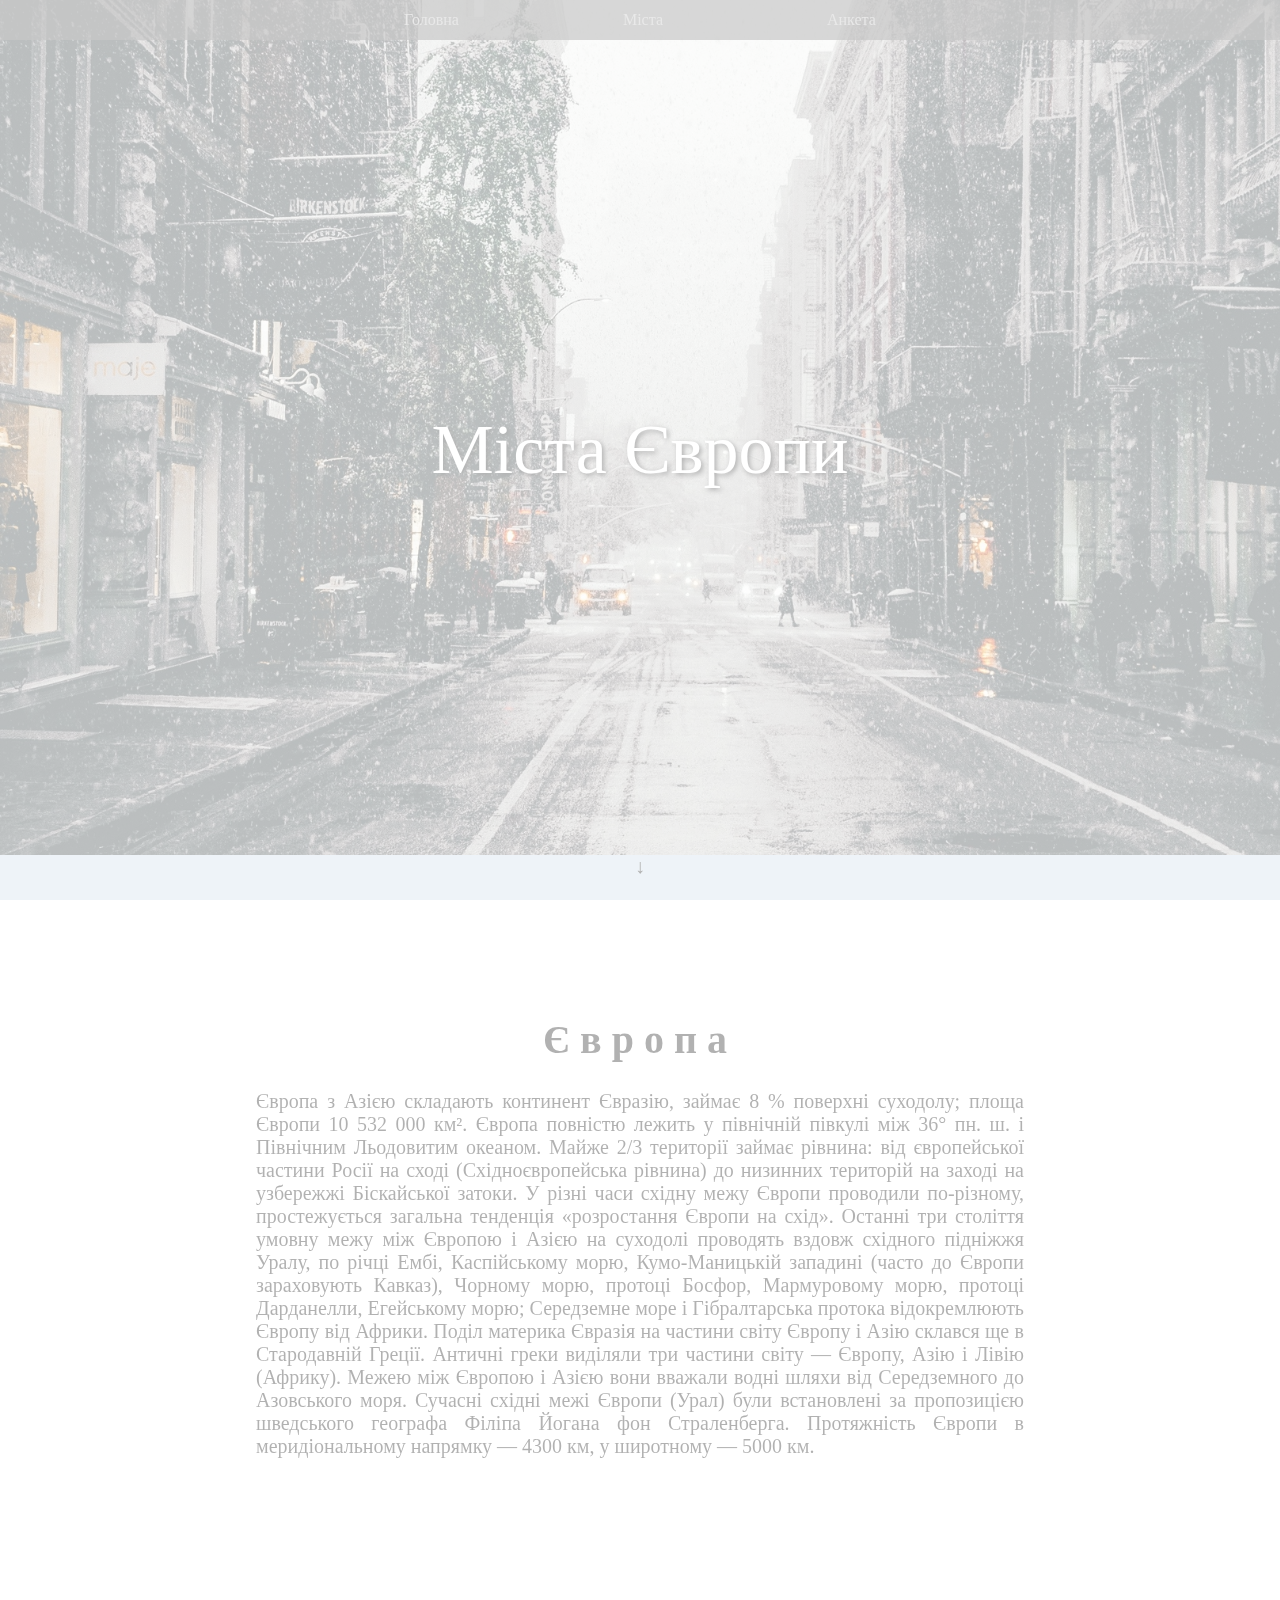
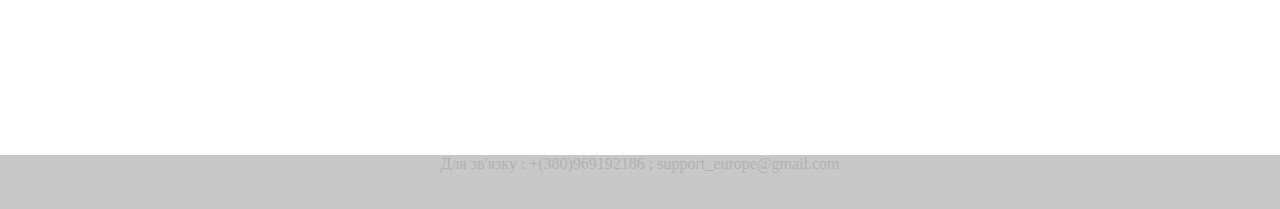
<file: html/first_proj/index.html>
<!DOCTYPE html>
<html lang="uk">
<head>
    <link rel="shortcut icon" href="images/icon2.ico" type="image/x-icon">
    <link rel="stylesheet" href="css/style.css">
    <meta charset="UTF-8">
    <script src="js/jquery-3.4.1.min.js"></script>
    <script>
        $(document).ready(function () {
            $("#slider").on("click", "a", function (event) {
                event.preventDefault();
                var id = $(this).attr('href')
                    , top = $(id).offset().top;
                $('body,html').animate({
                    scrollTop: top
                }, 1500);
            });
        });
    </script>
    <script>
        $(document).ready(function () {
            $("body").css("display", "none");
            $("body").fadeIn(2000);
            $("a.transition").click(function (event) {
                event.preventDefault();
                linkLocation = this.href;
                $("body").fadeOut(1000, redirectPage);
            });

            function redirectPage() {
                window.location = linkLocation;
            }
        });
    </script>
    <title>Міста Европи</title>
</head>

<body>
    <header class="header">
    <a class="transition" href="index.html">Головна</a>
    <a class="transition" href="page/cities.html">Міста</a>
	<a class="transition" href="page/feedback.html">Анкета</a>
     </header>
    <div class="intro"><div class="intro_text">Міста Європи</div></div>
    <div class="ankor" id="slider">
    <a href="#ancor" style="color: black; display: block;font-family: 'Century Gothic';">&#8595;</a></div>
    <div class="content">
        <h1 id="ancor" style="text-align: center;">Європа</h1>
        <p>Європа з Азією складають континент Євразію, займає 8 % поверхні суходолу; площа Європи 10 532 000 км². Європа повністю лежить у північній півкулі між 36° пн. ш. і Північним Льодовитим океаном. Майже 2/3 території займає рівнина: від європейської частини Росії на сході (Східноєвропейська рівнина) до низинних територій на заході на узбережжі Біскайської затоки. У різні часи східну межу Європи проводили по-різному, простежується загальна тенденція «розростання Європи на схід». Останні три століття умовну межу між Європою і Азією на суходолі проводять вздовж східного підніжжя Уралу, по річці Ембі, Каспійському морю, Кумо-Маницькій западині (часто до Європи зараховують Кавказ), Чорному морю, протоці Босфор, Мармуровому морю, протоці Дарданелли, Егейському морю; Середземне море і Гібралтарська протока відокремлюють Європу від Африки. Поділ материка Євразія на частини світу Європу і Азію склався ще в Стародавній Греції. Античні греки виділяли три частини світу — Європу, Азію і Лівію (Африку). Межею між Європою і Азією вони вважали водні шляхи від Середземного до Азовського моря. Сучасні східні межі Європи (Урал) були встановлені за пропозицією шведського географа Філіпа Йогана фон Страленберга. Протяжність Європи в меридіональному напрямку — 4300 км, у широтному — 5000 км.</p>
    </div>
    <header>Для зв'язку : +(380)969192186 ; support_europe@gmail.com</header>
</body>

</html>
</file>
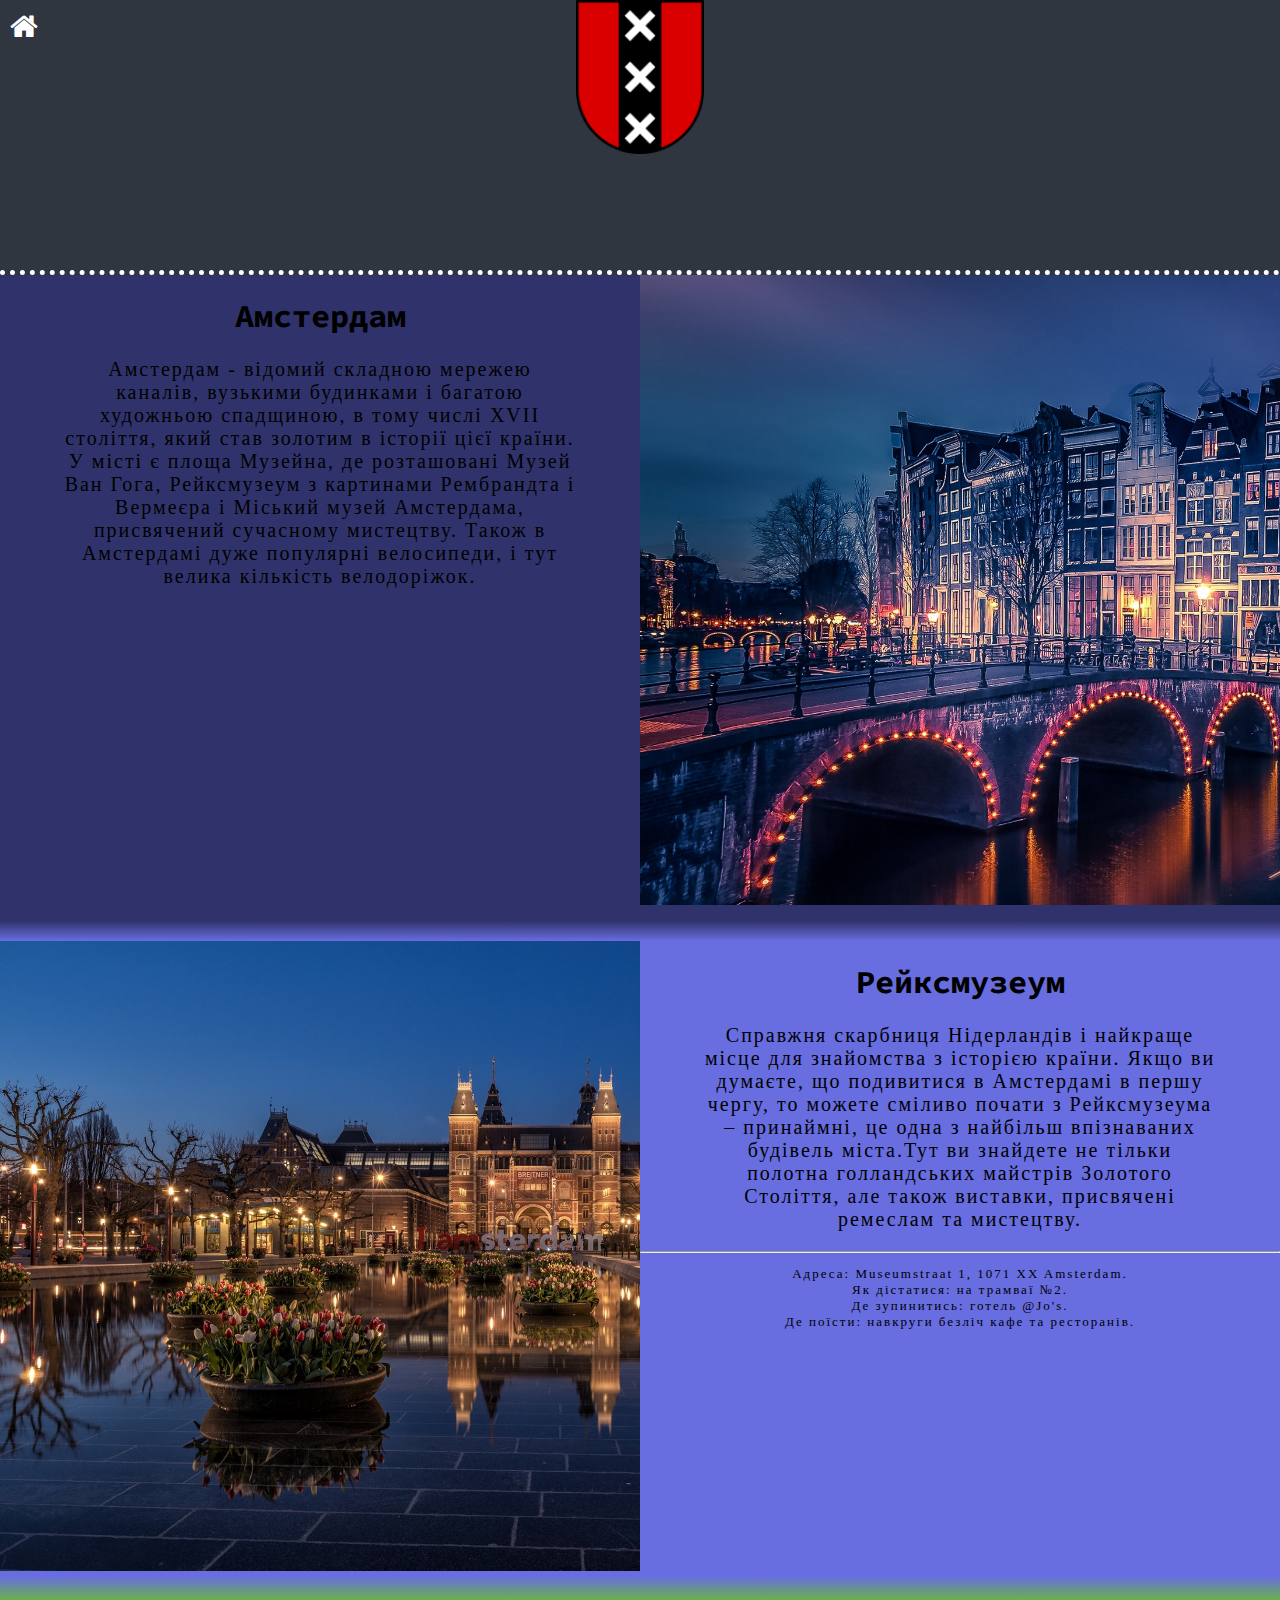
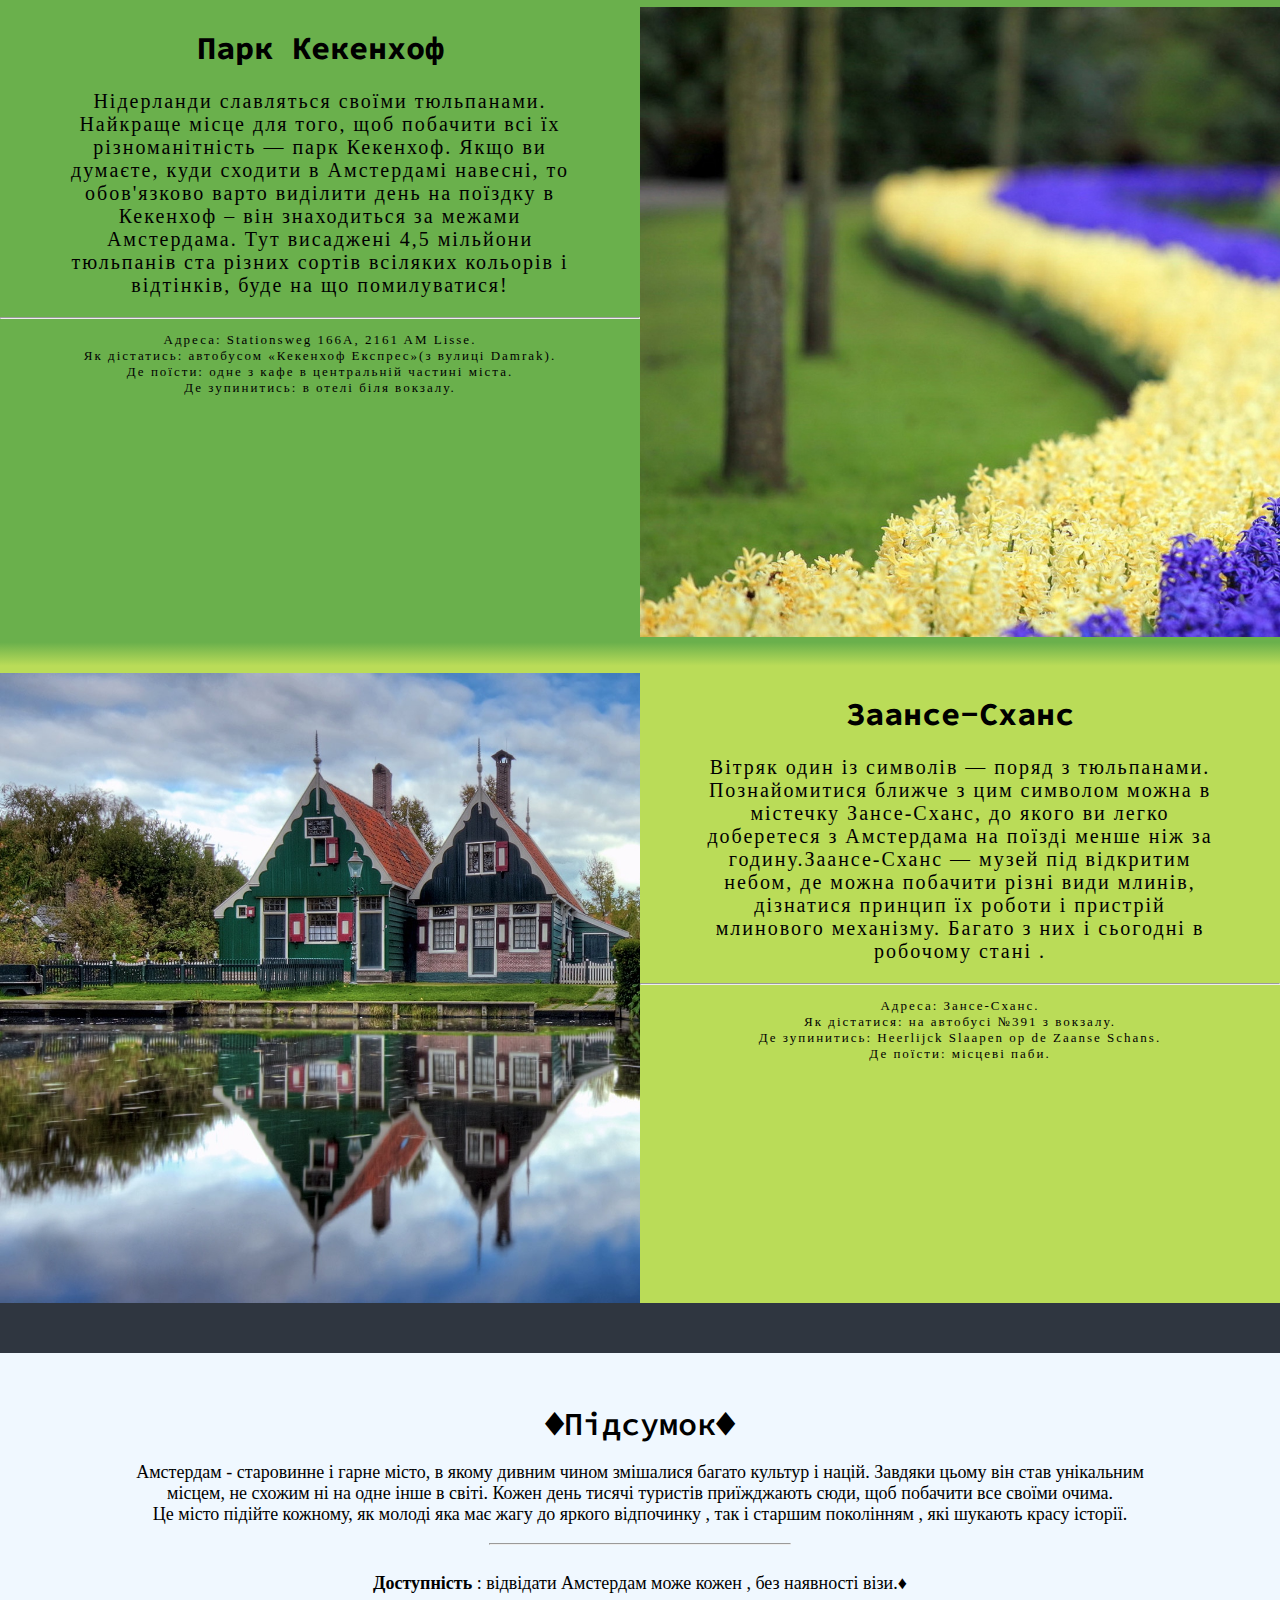
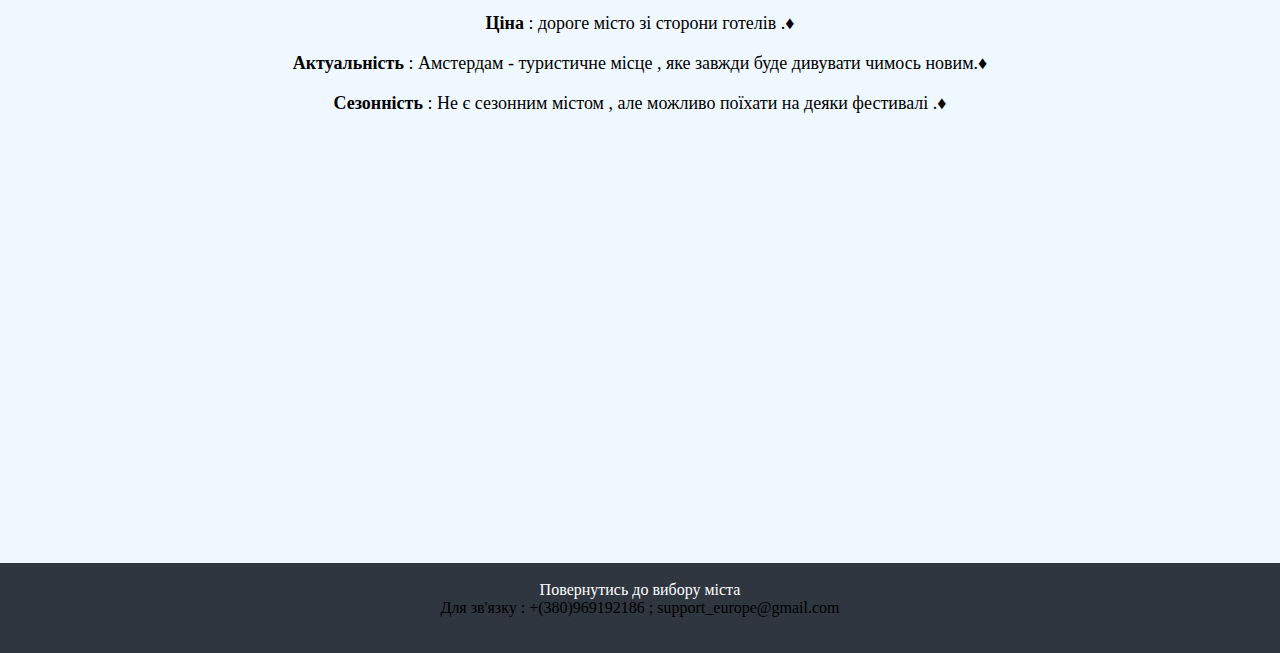
<file: html/first_proj/page/amsterdam.html>
<!DOCTYPE html>
<html lang="uk">

<head>
    <link href="https://fonts.googleapis.com/css?family=Source+Code+Pro|Vollkorn+SC&display=swap" rel="stylesheet">
    <link rel="shortcut icon" href="../images/icon2.ico" type="image/x-icon">
    <link rel="stylesheet" href="https://cdnjs.cloudflare.com/ajax/libs/font-awesome/4.7.0/css/font-awesome.min.css">
    <link rel="stylesheet" href="../css/lviv.css">
    <meta charset="UTF-8">
    <title>Львів</title>
</head>

<body>
    <form action="../index.html">
        <button class="btn"><i class="fa fa-home"></i></button>
    </form>
    <div class="gerb_contain">
        <div style="background: url(../images/amsterdam_gerb.png); width: 10%; height: 100%; background-size: contain; background-repeat: no-repeat; display: table; margin: 0 auto;" class="gerb"></div>
    </div>
    <div class="info_contain">
        <div class="info" style="background-color: #30336b;">
            <h1>Амстердам</h1>
            <p style="font-size: 20px; padding-left: 10%; padding-right: 10%; letter-spacing: 2px;">Амстердам - відомий складною мережею каналів, вузькими будинками і багатою художньою спадщиною, в тому числі XVII століття, який став золотим в історії цієї країни. У місті є площа Музейна, де розташовані Музей Ван Гога, Рейксмузеум з картинами Рембрандта і Вермеєра і Міський музей Амстердама, присвячений сучасному мистецтву. Також в Амстердамі дуже популярні велосипеди, і тут велика кількість велодоріжок.</p>
        </div>
        <div class="pic_place" style="background: url(../images/amsterdam.jpg);background-size: cover;
    background-repeat: no-repeat;"></div>
    </div>
    <div class="clear"></div>
    <div class="border" style="background: linear-gradient(180deg, rgba(48,51,107,1) 45%, rgba(104,109,224,1) 100%);"></div>
    <div class="info_contain">
        <div class="pic_place" style="background: url(../images/amsterdam_museum.jpg);background-size: cover;
    background-repeat: no-repeat;"></div>
        <div class="info" style="background-color: #686de0;">
            <h1>Рейксмузеум</h1>
            <p style="font-size: 20px; padding-left: 10%; padding-right: 10%; letter-spacing: 2px;">Справжня скарбниця Нідерландів і найкраще місце для знайомства з історією країни. Якщо ви думаєте, що подивитися в Амстердамі в першу чергу, то можете сміливо почати з Рейксмузеума – принаймні, це одна з найбільш впізнаваних будівель міста.Тут ви знайдете не тільки полотна голландських майстрів Золотого Століття, але також виставки, присвячені ремеслам та мистецтву.</p>
            <hr>
            <p class="location_info">Адреса: Museumstraat 1, 1071 XX Amsterdam.
                <br>Як дістатися: на трамваї №2.
                <br> Де зупинитись: готель @Jo's.
                <br>Де поїсти: навкруги безліч кафе та ресторанів.</p>
        </div>
    </div>
    <div class="clear"></div>
    <div class="border" style="background: linear-gradient(180deg, rgba(104,109,224,1) 15%, rgba(106,176,76,1) 80%);"></div>
    <div class="info_contain">
        <div class="info" style="background-color: #6ab04c;">
            <h1>Парк Кекенхоф</h1>
            <p style="font-size: 20px; padding-left: 10%; padding-right: 10%; letter-spacing: 2px;">Нідерланди славляться своїми тюльпанами. Найкраще місце для того, щоб побачити всі їх різноманітність — парк Кекенхоф. Якщо ви думаєте, куди сходити в Амстердамі навесні, то обов'язково варто виділити день на поїздку в Кекенхоф – він знаходиться за межами Амстердама. Тут висаджені 4,5 мільйони тюльпанів ста різних сортів всіляких кольорів і відтінків, буде на що помилуватися!</p>
            <hr>
            <p class="location_info">Адреса: Stationsweg 166A, 2161 AM Lisse.
                <br>Як дістатись: автобусом «Кекенхоф Експрес»(з вулиці Damrak).
                <br>Де поїсти: одне з кафе в центральній частині міста.
                <br>Де зупинитись: в отелі біля вокзалу. </p>
        </div>
        <div class="pic_place" style="background: url(../images/amsterdam_kekenchof.jpg);background-size: cover;background-repeat: no-repeat;"></div>
    </div>
    <div class="clear"></div>
    <div class="border" style="background: linear-gradient(180deg, rgba(106,176,76,1) 15%, rgba(186,220,88,1) 80%);"></div>
    <div class="info_contain">
        <div class="pic_place" style="background: url(../images/amsterdam_zaanse.jpg);background-size: cover;
    background-repeat: no-repeat;"></div>
        <div class="info" style="background-color: #badc58;">
            <h1>Заансе-Сханс</h1>
            <p style="font-size: 20px; padding-left: 10%; padding-right: 10%; letter-spacing: 2px;">Вітряк один із символів — поряд з тюльпанами. Познайомитися ближче з цим символом можна в містечку Зансе-Сханс, до якого ви легко доберетеся з Амстердама на поїзді менше ніж за годину.Заансе-Сханс — музей під відкритим небом, де можна побачити різні види млинів, дізнатися принцип їх роботи і пристрій млинового механізму. Багато з них і сьогодні в робочому стані .</p>
            <hr>
            <p class="location_info">Адреса: Зансе-Сханс.
                <br>Як дістатися: на автобусі №391 з вокзалу.
                <br> Де зупинитись: Heerlijck Slaapen op de Zaanse Schans.
                <br>Де поїсти: місцеві паби.</p>
        </div>
    </div>
    <div class="clear"></div>
    <div class="border" style="height: 50px;"></div>
    <div class="overallinfo"><h1 style="margin: 0; padding-top: 4%; font-weight: 600;">&#9830Підсумок&#9830</h1><p style="padding-left: 10%; padding-right: 10%; font-size: 18px; font-weight: 300;">Амстердам - старовинне і гарне місто, в якому дивним чином змішалися багато культур і націй. Завдяки цьому він став унікальним місцем, не схожим ні на одне інше в світі. Кожен день тисячі туристів приїжджають сюди, щоб побачити все своїми очима.<br> Це місто підійте кожному, як молоді яка має жагу до яркого відпочинку , так і старшим поколінням , які шукають красу історії.
        </p><hr width="300px;"><p style="padding-left: 20%; padding-right: 20%; font-size: 18px; font-weight: 300;line-height: 40px;"><span style="font-weight: 600">Доступність</span> : відвідати Амстердам може кожен , без наявності візи.&#9830
        <br><span style="font-weight: 600">Ціна</span> : дороге місто зі сторони готелів .&#9830
        <br><span style="font-weight: 600">Актуальність</span> : Амстердам - туристичне місце , яке завжди буде дивувати чимось новим.&#9830
        <br><span style="font-weight: 600">Сезонність</span> :  Не є сезонним містом , але можливо поїхати на деяки фестивалі .&#9830</p></div>
    <footer><br><a style="text-decoration: none; color: white;" href="cities.html">Повернутись до вибору міста</a><br>Для зв'язку : +(380)969192186 ; support_europe@gmail.com</footer>
</body>

</html>
</file>
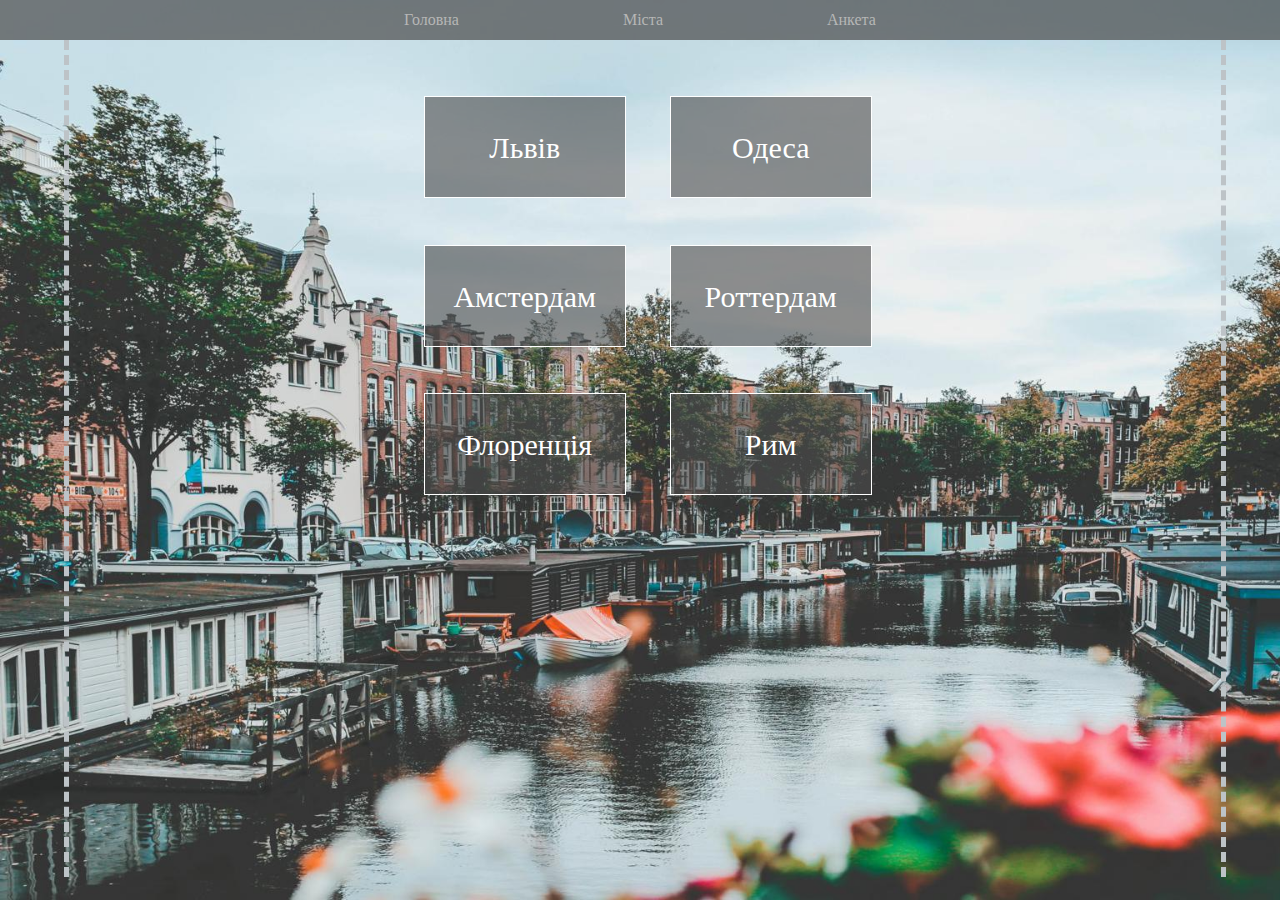
<file: html/first_proj/page/cities.html>
<!DOCTYPE html>
<html lang="uk">
<head>
  <link rel="shortcut icon" href="../images/icon2.ico" type="image/x-icon">
  <meta charset="UTF-8">
   <link rel="stylesheet" href="../css/cities.css">

    <title>Вибір Міста</title>
</head>
<body>
<header class="header">

        <a class="transition" href="../index.html">Головна</a>
        <a class="transition" href="cities.html">Міста</a>
        <a class="transition" href="feedback.html">Анкета</a>

</header>
<div class="outter_pick">
   <div class="inner_pick">
    <ul>
    <li><a class="button" href="lviv.html">Львів</a></li>
    <li><a class="button" href="odessa.html">Одеса</a></li><br>
    <li><a class="button" href="amsterdam.html">Амстердам</a></li>
    <li><a class="button" href="rotterdam.html">Роттердам</a></li><br>
    <li><a class="button" href="florencia.html">Флоренція</a></li>
    <li><a class="button" href="rome.html">Рим</a></li>
    </ul>
</div>
</div>

</body>
</html>
</file>
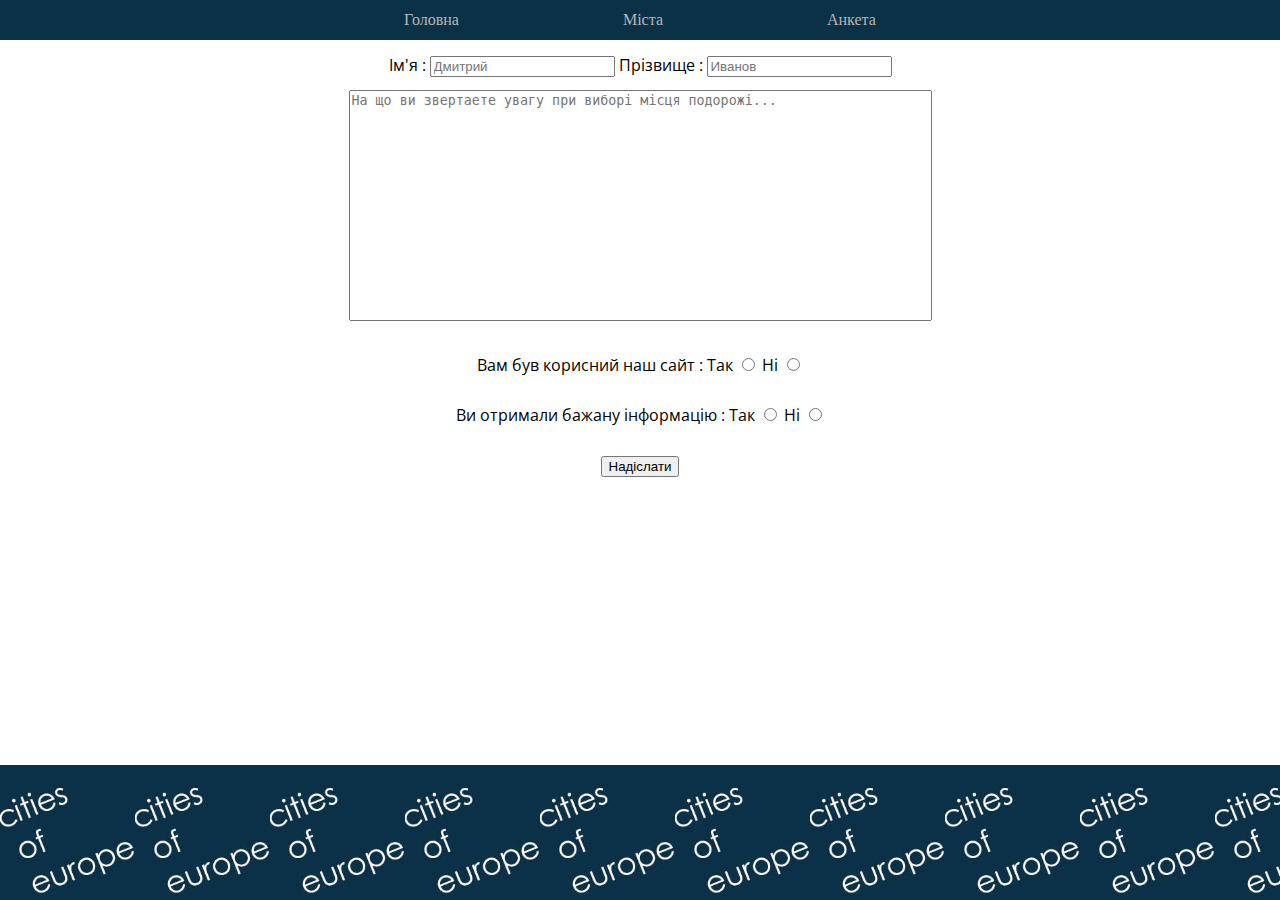
<file: html/first_proj/page/feedback.html>
<!DOCTYPE html>
<html lang="en">

<head>
    <link rel="shortcut icon" href="../images/icon2.ico" type="image/x-icon">
    <meta charset="UTF-8">
    <link href="https://fonts.googleapis.com/css?family=Open+Sans&display=swap" rel="stylesheet">
    <link rel="stylesheet" href="../css/feedback.css">
    <title>Опитування</title>
</head>

<body>
    <header class="header"> <a class="transition" href="../index.html">Головна</a> <a class="transition" href="cities.html">Міста</a> <a class="transition" href="feedback.html">Анкета</a> </header>
    <div class="feedback">
        <form action="getForm.php" method="POST"> Ім'я :
            <input type="text" required name="FirstName" maxlength="12" placeholder="Дмитрий"> Прізвище :
            <input type="text" required name="LastName" maxlength="20" placeholder="Иванов">
            <br>
            <textarea name="comment" id="" cols="70" rows="15" placeholder="На що ви звертаете увагу при виборі місця подорожі..."></textarea>
            <br> Вам був корисний наш сайт : Так
            <input type="radio" name="vote"> Ні
            <input type="radio" name="vote">
            <br> Ви отримали бажану інформацію : Так
            <input type="radio" name="vote1"> Ні
            <input type="radio" name="vote1">
            <br>
            <input type="submit" name="submit" value="Надіслати"> </form>
    </div>
    <footer></footer>
</body>

</html>
</file>
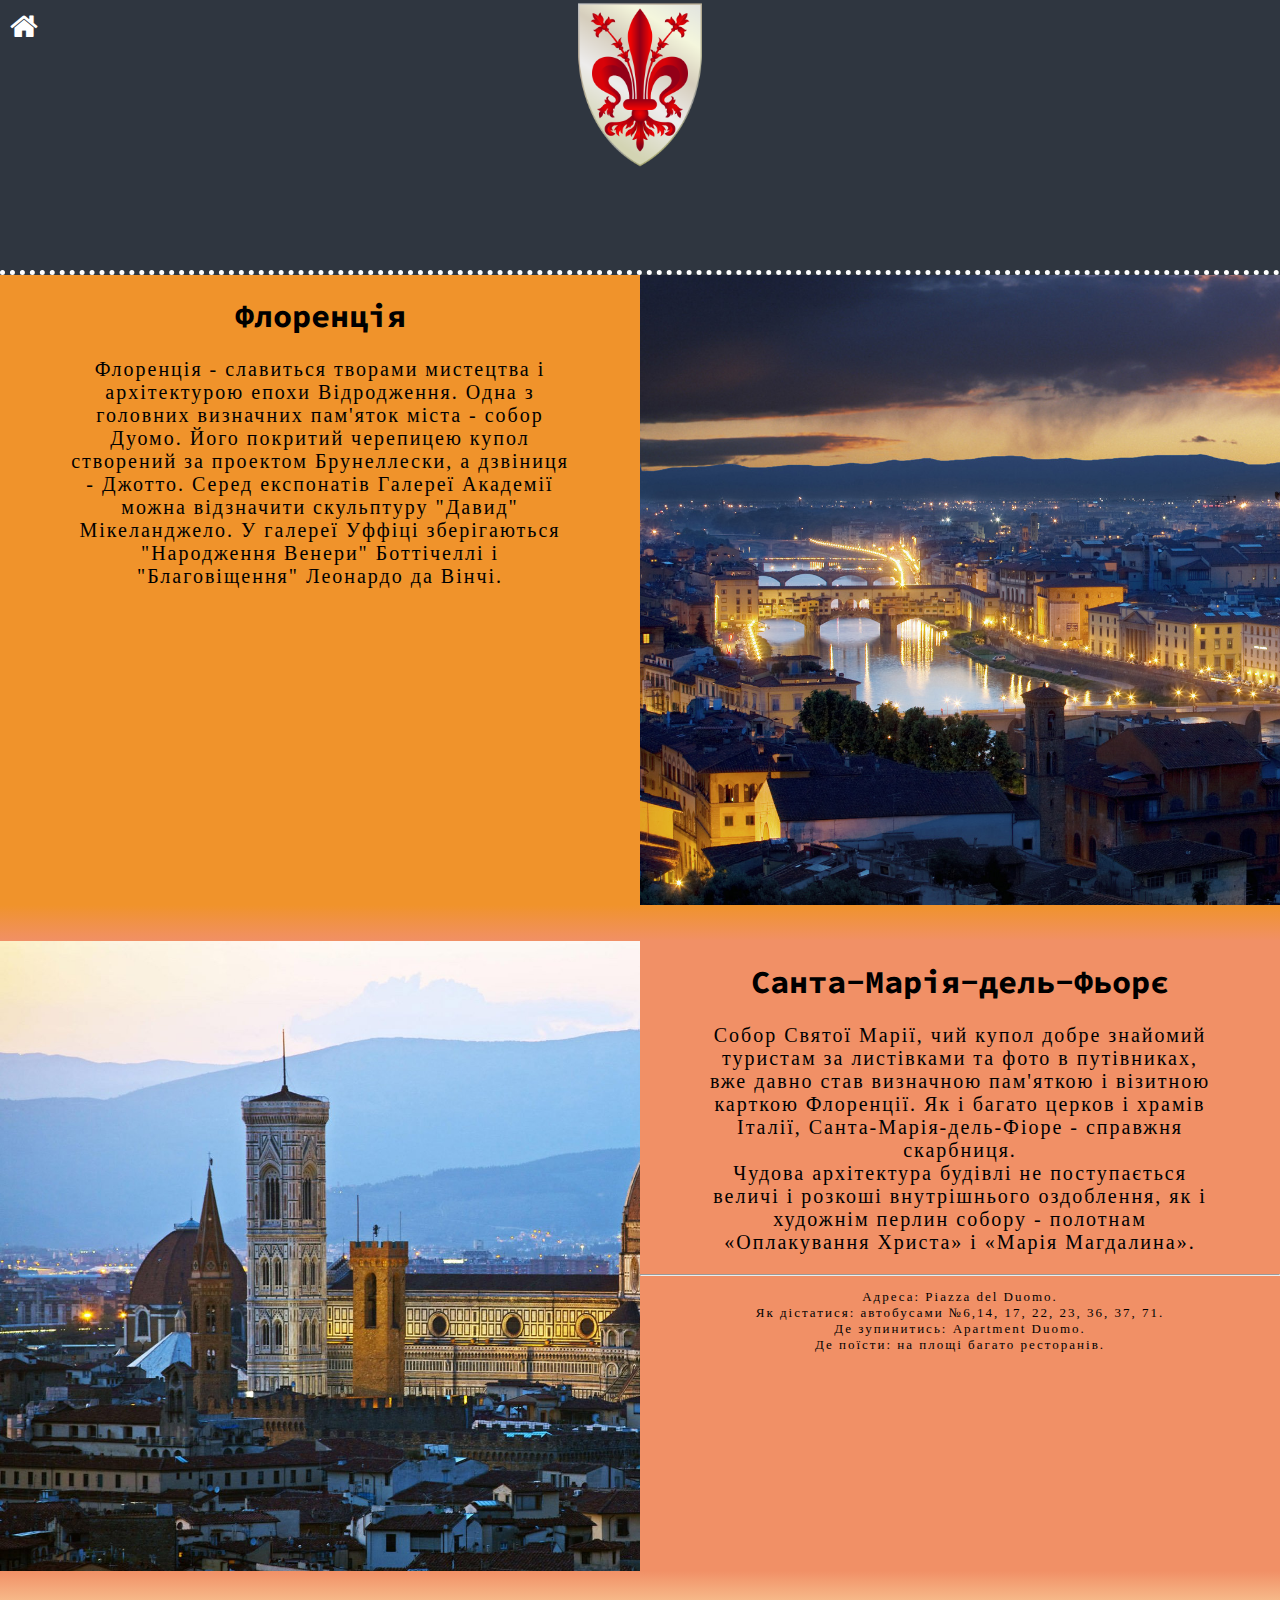
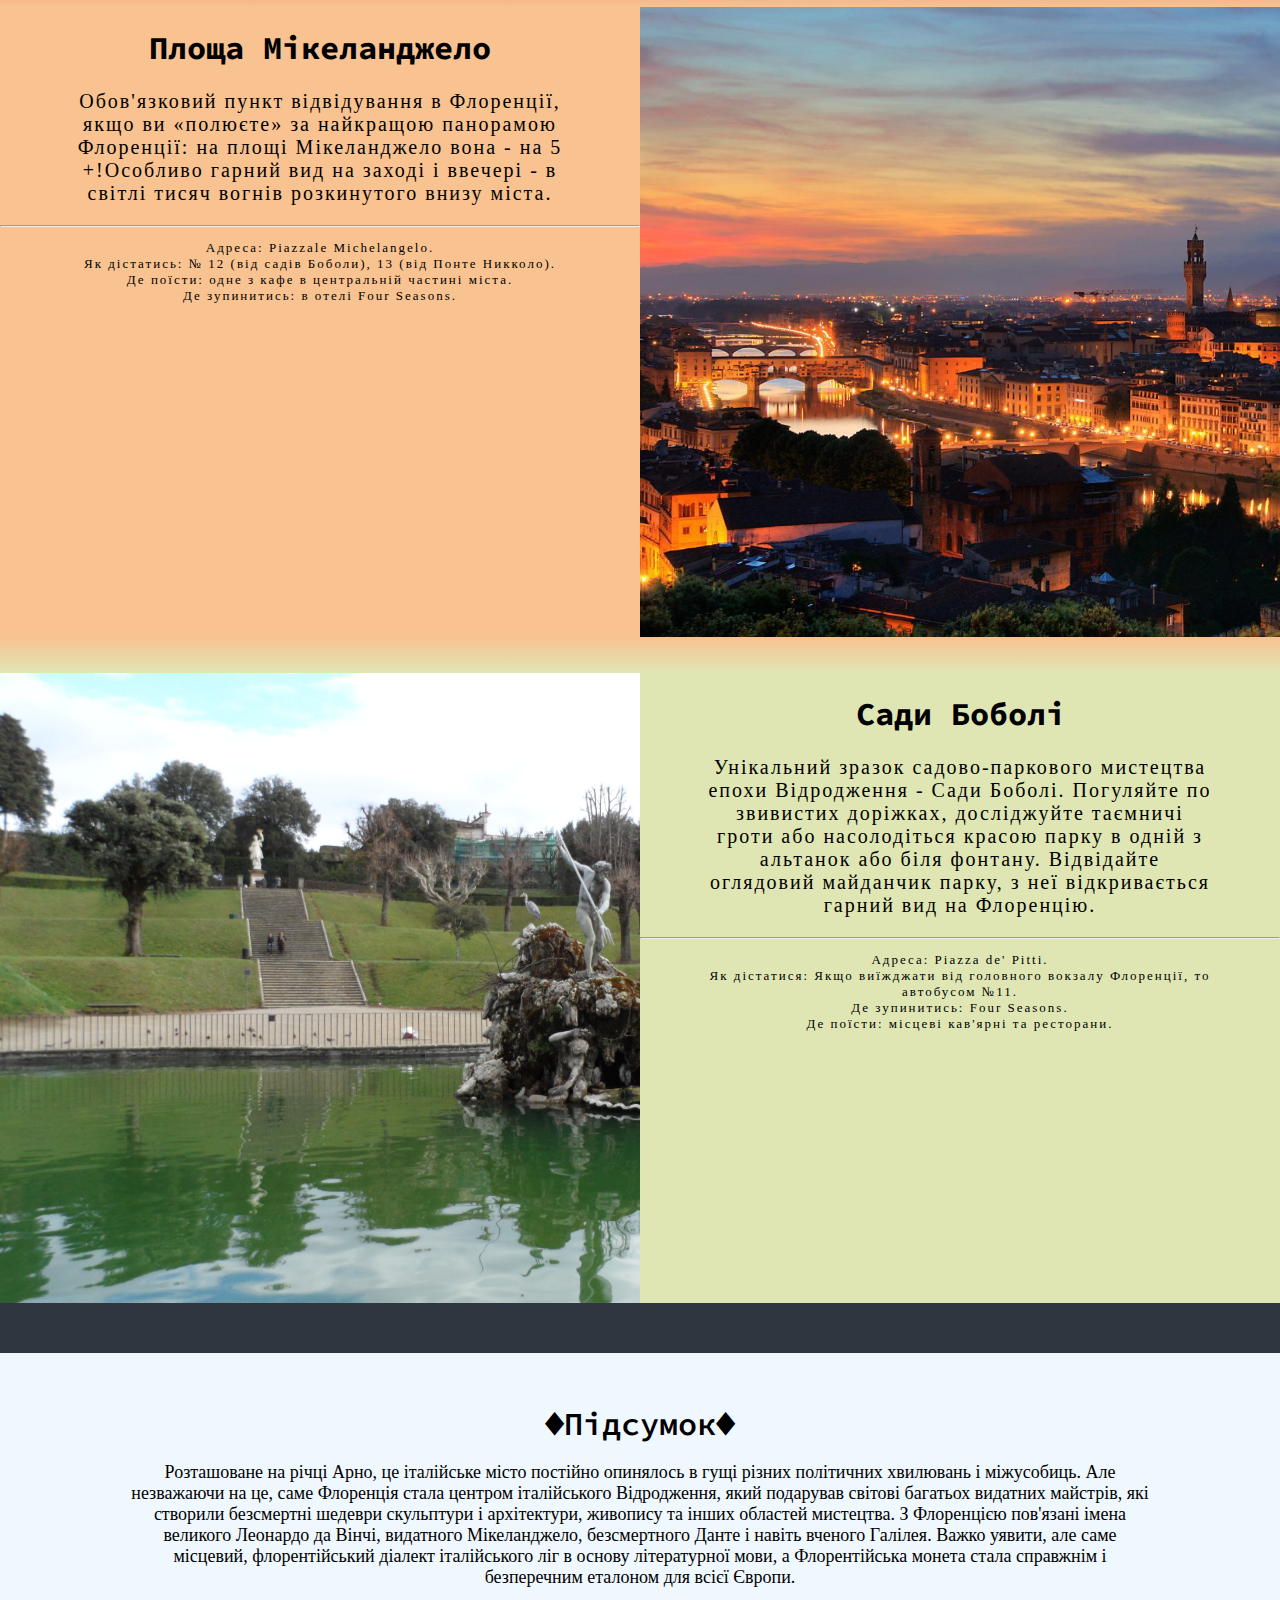
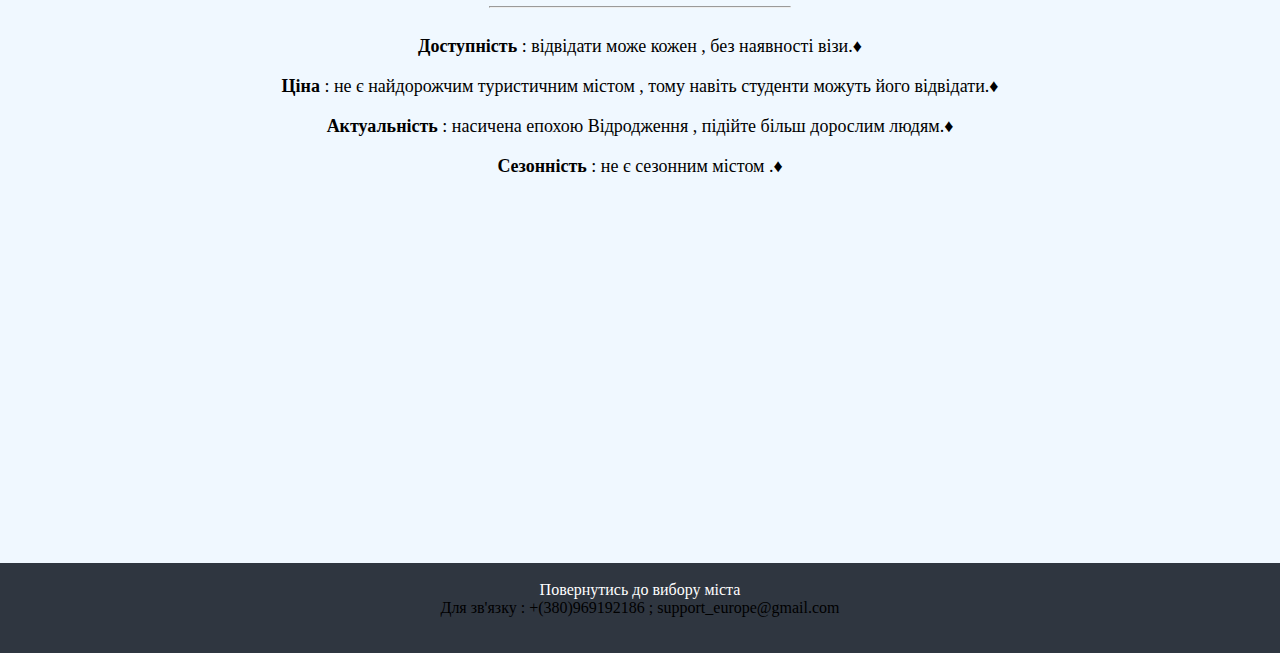
<file: html/first_proj/page/florencia.html>
<!DOCTYPE html>
<html lang="uk">

<head>
    <link href="https://fonts.googleapis.com/css?family=Source+Code+Pro|Vollkorn+SC&display=swap" rel="stylesheet">
    <link rel="shortcut icon" href="../images/icon2.ico" type="image/x-icon">
    <link rel="stylesheet" href="https://cdnjs.cloudflare.com/ajax/libs/font-awesome/4.7.0/css/font-awesome.min.css">
    <link rel="stylesheet" href="../css/lviv.css">
    <meta charset="UTF-8">
    <title>Львів</title>
</head>

<body>
    <form action="../index.html">
        <button class="btn"><i class="fa fa-home"></i></button>
    </form>
    <div class="gerb_contain">
        <div style="background: url(../images/florencia_gerb.png); width: 10%; height: 100%; background-size: contain; background-repeat: no-repeat; display: table; margin: 0 auto;" class="gerb"></div>
    </div>
    <div class="info_contain">
        <div class="info" style="background-color: #f0932b;">
            <h1>Флоренція</h1>
            <p style="font-size: 20px; padding-left: 10%; padding-right: 10%; letter-spacing: 2px;">Флоренція - славиться творами мистецтва і архітектурою епохи Відродження. Одна з головних визначних пам'яток міста - собор Дуомо. Його покритий черепицею купол створений за проектом Брунеллески, а дзвіниця - Джотто. Серед експонатів Галереї Академії можна відзначити скульптуру "Давид" Мікеланджело. У галереї Уффіці зберігаються "Народження Венери" Боттічеллі і "Благовіщення" Леонардо да Вінчі.</p>
        </div>
        <div class="pic_place" style="background: url(../images/florencia.jpg);background-size: cover;
    background-repeat: no-repeat;"></div>
    </div>
    <div class="clear"></div>
    <div class="border" style="background: linear-gradient(180deg, rgba(240,147,43,1) 0%, rgba(241,144,102,1) 100%);"></div>
    <div class="info_contain">
        <div class="pic_place" style="background: url(../images/florencia_santamaria.jpg);background-size: cover;
    background-repeat: no-repeat;"></div>
        <div class="info" style="background-color: #f19066;">
            <h1>Санта-Марія-дель-Фьорє</h1>
            <p style="font-size: 20px; padding-left: 10%; padding-right: 10%; letter-spacing: 2px;">Собор Святої Марії, чий купол добре знайомий туристам за листівками та фото в путівниках, вже давно став визначною пам'яткою і візитною карткою Флоренції. Як і багато церков і храмів Італії, Санта-Марія-дель-Фіоре - справжня скарбниця.
                <br>Чудова архітектура будівлі не поступається величі і розкоші внутрішнього оздоблення, як і художнім перлин собору - полотнам «Оплакування Христа» і «Марія Магдалина».</p>
            <hr>
            <p class="location_info">Адреса: Piazza del Duomo.
                <br>Як дістатися: автобусами №6,14, 17, 22, 23, 36, 37, 71.
                <br> Де зупинитись: Apartment Duomo.
                <br>Де поїсти: на площі багато ресторанів.</p>
        </div>
    </div>
    <div class="clear"></div>
    <div class="border" style="background: linear-gradient(0deg, rgba(248,194,145,1) 0%, rgba(241,144,102,1) 100%);"></div>
    <div class="info_contain">
        <div class="info" style="background-color: #f8c291;">
            <h1>Площа Мікеланджело</h1>
            <p style="font-size: 20px; padding-left: 10%; padding-right: 10%; letter-spacing: 2px;">Обов'язковий пункт відвідування в Флоренції, якщо ви «полюєте» за найкращою панорамою Флоренції: на площі Мікеланджело вона - на 5 +!Особливо гарний вид на заході і ввечері - в світлі тисяч вогнів розкинутого внизу міста.</p>
            <hr>
            <p class="location_info">Адреса: Piazzale Michelangelo.
                <br>Як дістатись: № 12 (від садів Боболи), 13 (від Понте Никколо).
                <br>Де поїсти: одне з кафе в центральній частині міста.
                <br>Де зупинитись: в отелі Four Seasons. </p>
        </div>
        <div class="pic_place" style="background: url(../images/florencia_mikela.jpg);background-size: cover;background-repeat: no-repeat;"></div>
    </div>
    <div class="clear"></div>
    <div class="border" style="background: linear-gradient(180deg, rgba(248,194,145,1) 0%, rgba(223,230,180,1) 100%);"></div>
    <div class="info_contain">
        <div class="pic_place" style="background: url(../images/florencia_boboli.jpg);background-size: cover;
    background-repeat: no-repeat;"></div>
        <div class="info" style="background-color: #DFE6B4;">
            <h1>Сади Боболі</h1>
            <p style="font-size: 20px; padding-left: 10%; padding-right: 10%; letter-spacing: 2px;">Унікальний зразок садово-паркового мистецтва епохи Відродження - Сади Боболі. Погуляйте по звивистих доріжках, досліджуйте таємничі гроти або насолодіться красою парку в одній з альтанок або біля фонтану. Відвідайте оглядовий майданчик парку, з неї відкривається гарний вид на Флоренцію.</p>
            <hr>
            <p class="location_info">Адреса: Piazza de' Pitti.
                <br>Як дістатися: Якщо виїжджати від головного вокзалу Флоренції, то автобусом №11.
                <br> Де зупинитись: Four Seasons.
                <br>Де поїсти: місцеві кав'ярні та ресторани.</p>
        </div>
    </div>
    <div class="clear"></div>
    <div class="border" style="height: 50px;"></div>
    <div class="overallinfo"><h1 style="margin: 0; padding-top: 4%; font-weight: 600;">&#9830Підсумок&#9830</h1><p style="padding-left: 10%; padding-right: 10%; font-size: 18px; font-weight: 300;">Розташоване на річці Арно, це італійське місто постійно опинялось в гущі різних політичних хвилювань і міжусобиць. Але незважаючи на це, саме Флоренція стала центром італійського Відродження, який подарував світові багатьох видатних майстрів, які створили безсмертні шедеври скульптури і архітектури, живопису та інших областей мистецтва. З Флоренцією пов'язані імена великого Леонардо да Вінчі, видатного Мікеланджело, безсмертного Данте і навіть вченого Галілея. Важко уявити, але саме місцевий, флорентійський діалект італійського ліг в основу літературної мови, а Флорентійська монета стала справжнім і безперечним еталоном для всієї Європи.

        </p><hr width="300px;"><p style="padding-left: 20%; padding-right: 20%; font-size: 18px; font-weight: 300;line-height: 40px;"><span style="font-weight: 600">Доступність</span> : відвідати може кожен , без наявності візи.&#9830
        <br><span style="font-weight: 600">Ціна</span> : не є найдорожчим туристичним містом , тому навіть студенти можуть його відвідати.&#9830
        <br><span style="font-weight: 600">Актуальність</span> : насичена епохою Відродження , підійте більш дорослим людям.&#9830
        <br><span style="font-weight: 600">Сезонність</span> : не є сезонним містом .&#9830</p></div>
    <footer><br><a style="text-decoration: none; color: white;" href="cities.html">Повернутись до вибору міста</a><br>Для зв'язку : +(380)969192186 ; support_europe@gmail.com</footer>
</body>

</html>
</file>
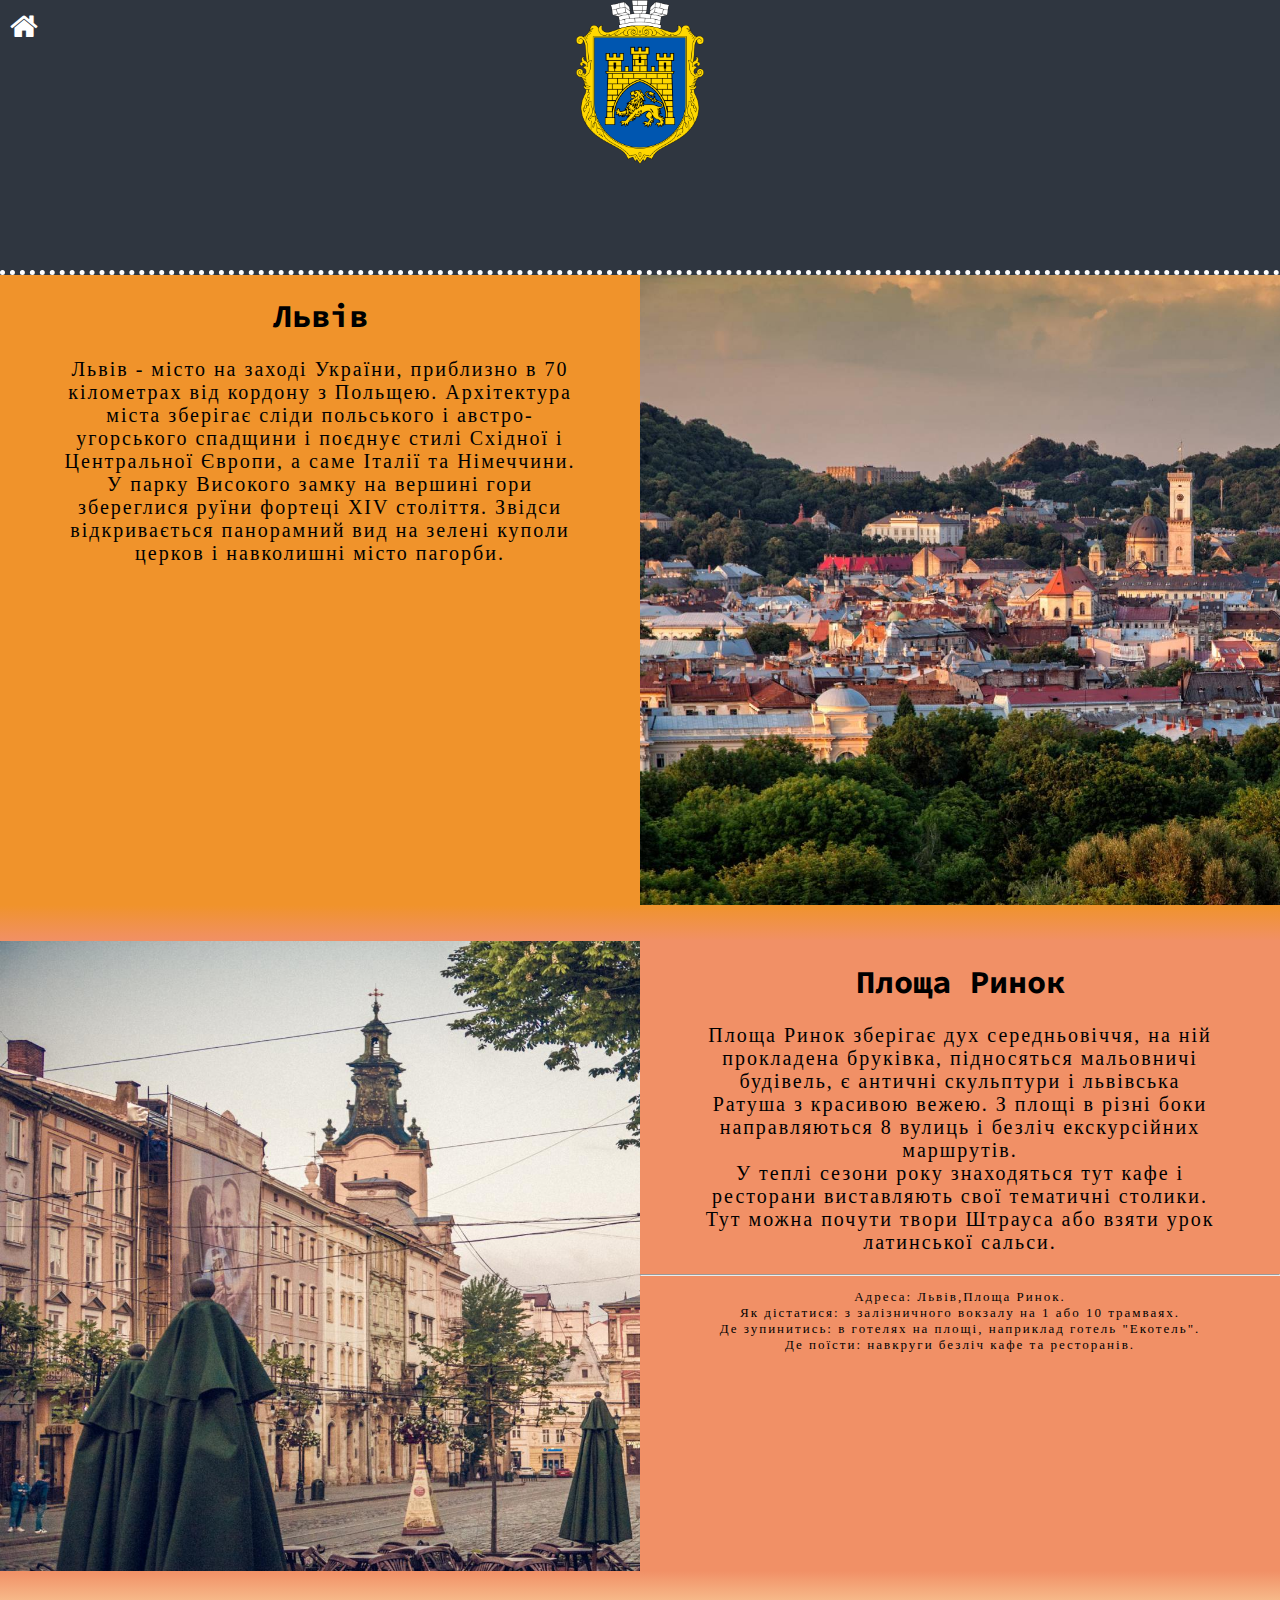
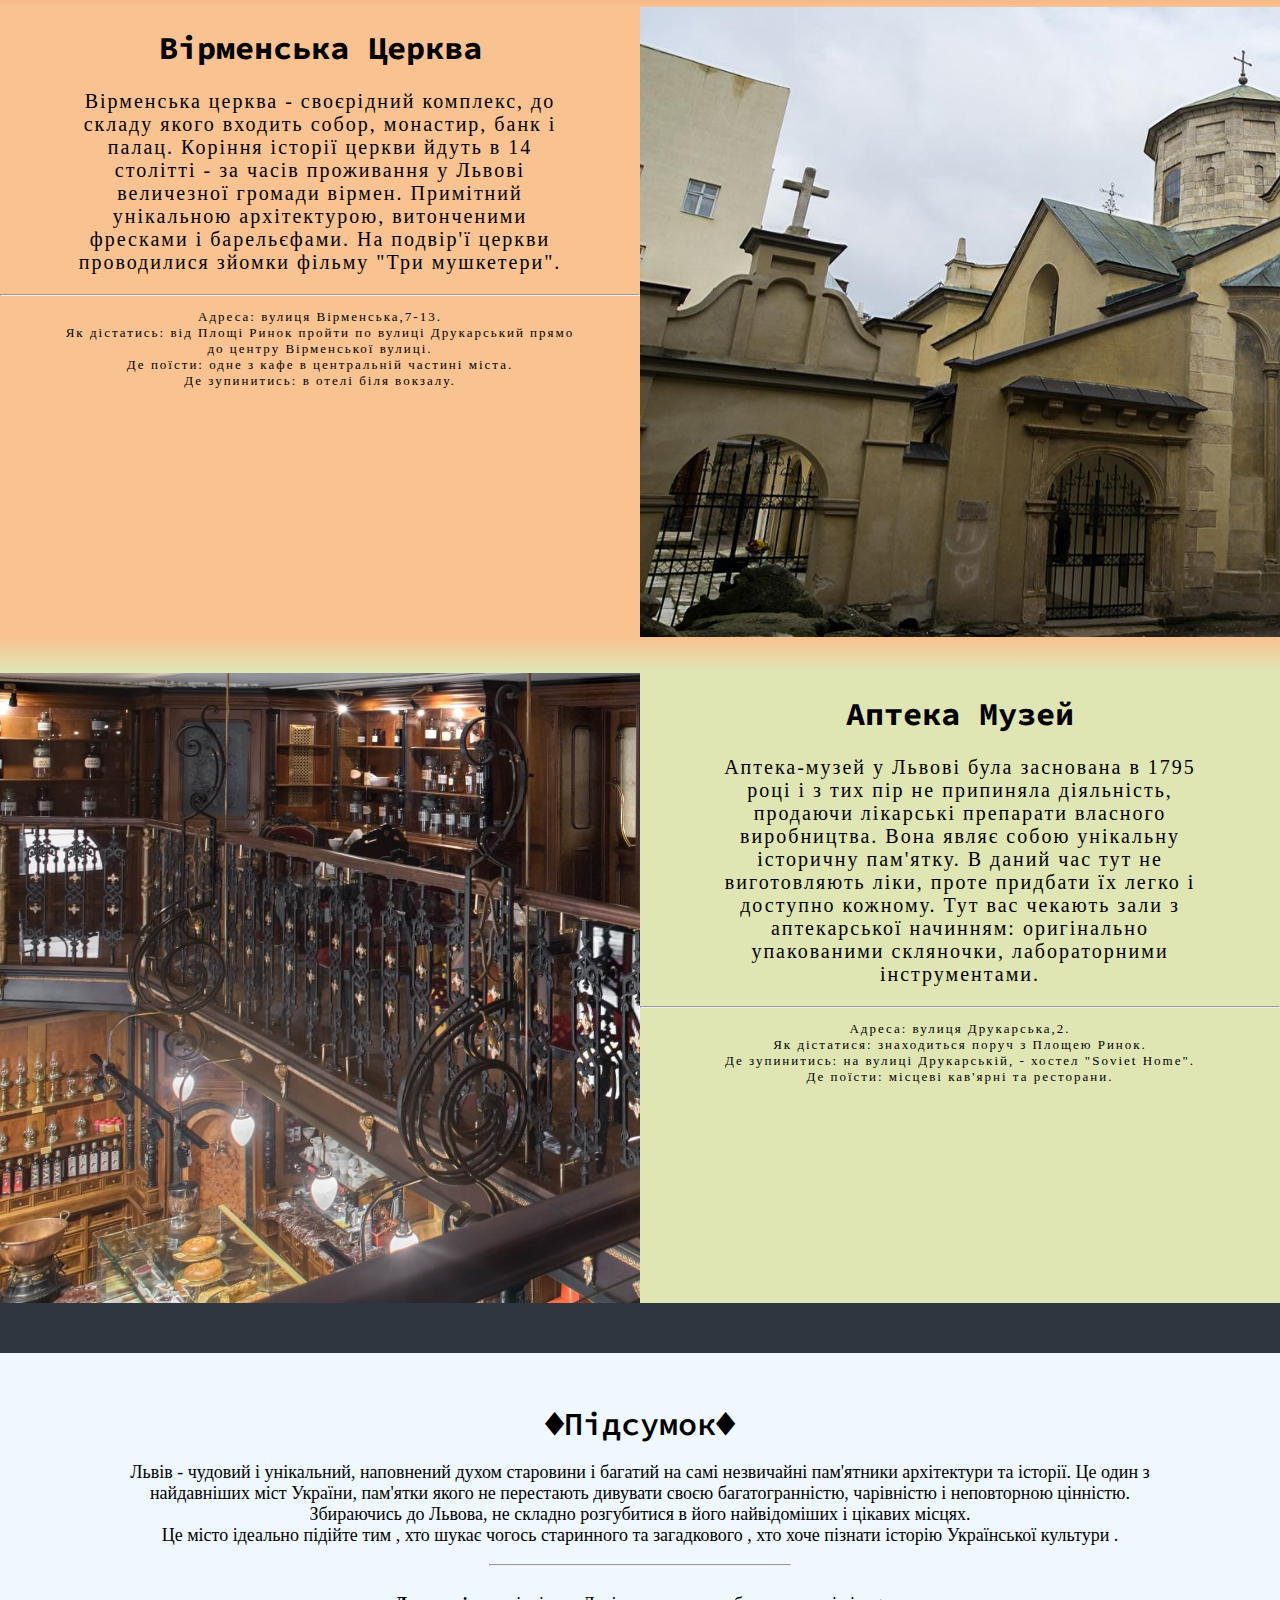
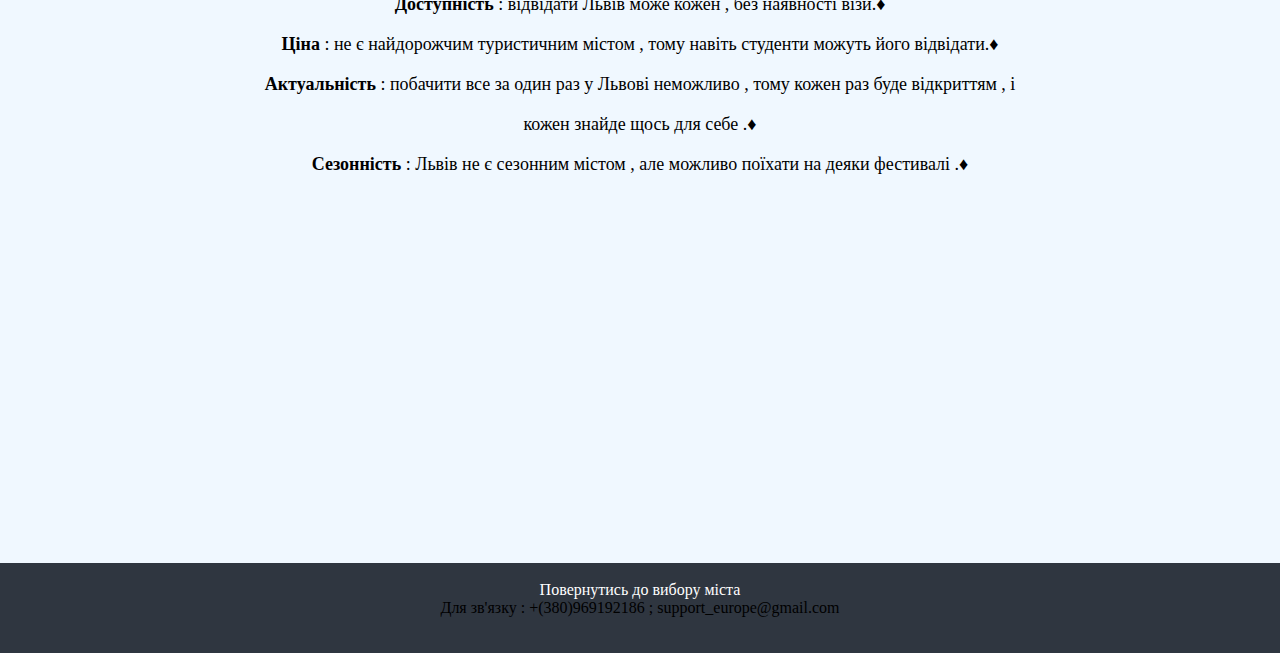
<file: html/first_proj/page/lviv.html>
<!DOCTYPE html>
<html lang="uk">

<head>
    <link href="https://fonts.googleapis.com/css?family=Source+Code+Pro|Vollkorn+SC&display=swap" rel="stylesheet">
    <link rel="shortcut icon" href="../images/icon2.ico" type="image/x-icon">
    <link rel="stylesheet" href="https://cdnjs.cloudflare.com/ajax/libs/font-awesome/4.7.0/css/font-awesome.min.css">
    <link rel="stylesheet" href="../css/lviv.css">
    <meta charset="UTF-8">
    <title>Львів</title>
</head>

<body>
    <form action="../index.html">
        <button class="btn"><i class="fa fa-home"></i></button>
    </form>
    <div class="gerb_contain">
        <div style="background: url(../images/lviv_gerb.png); width: 10%; height: 100%; background-size: contain; background-repeat: no-repeat; display: table; margin: 0 auto;" class="gerb"></div>
    </div>
    <div class="info_contain">
        <div class="info" style="background-color: #f0932b;">
            <h1>Львів</h1>
            <p style="font-size: 20px; padding-left: 10%; padding-right: 10%; letter-spacing: 2px;">Львів - місто на заході України, приблизно в 70 кілометрах від кордону з Польщею. Архітектура міста зберігає сліди польського і австро-угорського спадщини і поєднує стилі Східної і Центральної Європи, а саме Італії та Німеччини. У парку Високого замку на вершині гори збереглися руїни фортеці XIV століття. Звідси відкривається панорамний вид на зелені куполи церков і навколишні місто пагорби.</p>
        </div>
        <div class="pic_place" style="background: url(../images/lvov.jpg);background-size: cover;
    background-repeat: no-repeat;"></div>
    </div>
    <div class="clear"></div>
    <div class="border" style="background: linear-gradient(180deg, rgba(240,147,43,1) 0%, rgba(241,144,102,1) 100%);"></div>
    <div class="info_contain">
        <div class="pic_place" style="background: url(../images/lviv.jpg);background-size: cover;
    background-repeat: no-repeat;"></div>
        <div class="info" style="background-color: #f19066;">
            <h1>Площа Ринок</h1>
            <p style="font-size: 20px; padding-left: 10%; padding-right: 10%; letter-spacing: 2px;">Площа Ринок зберігає дух середньовіччя, на ній прокладена бруківка, підносяться мальовничі будівель, є античні скульптури і львівська Ратуша з красивою вежею. З площі в різні боки направляються 8 вулиць і безліч екскурсійних маршрутів.
                <br>У теплі сезони року знаходяться тут кафе і ресторани виставляють свої тематичні столики. Тут можна почути твори Штрауса або взяти урок латинської сальси.</p>
            <hr>
            <p class="location_info">Адреса: Львів,Площа Ринок.
                <br>Як дістатися: з залізничного вокзалу на 1 або 10 трамваях.
                <br> Де зупинитись: в готелях на площі, наприклад готель "Екотель".
                <br>Де поїсти: навкруги безліч кафе та ресторанів.</p>
        </div>
    </div>
    <div class="clear"></div>
    <div class="border" style="background: linear-gradient(0deg, rgba(248,194,145,1) 0%, rgba(241,144,102,1) 100%);"></div>
    <div class="info_contain">
        <div class="info" style="background-color: #f8c291;">
            <h1>Вірменська Церква</h1>
            <p style="font-size: 20px; padding-left: 10%; padding-right: 10%; letter-spacing: 2px;">Вірменська церква - своєрідний комплекс, до складу якого входить собор, монастир, банк і палац. Коріння історії церкви йдуть в 14 столітті - за часів проживання у Львові величезної громади вірмен. Примітний унікальною архітектурою, витонченими фресками і барельєфами. На подвір'ї церкви проводилися зйомки фільму "Три мушкетери".</p>
            <hr>
            <p class="location_info">Адреса: вулиця Вірменська,7-13.
                <br>Як дістатись: від Площі Ринок пройти по вулиці Друкарський прямо до центру Вірменської вулиці.
                <br>Де поїсти: одне з кафе в центральній частині міста.
                <br>Де зупинитись: в отелі біля вокзалу. </p>
        </div>
        <div class="pic_place" style="background: url(../images/arm_cathedra.jpg);background-size: cover;background-repeat: no-repeat;"></div>
    </div>
    <div class="clear"></div>
    <div class="border" style="background: linear-gradient(180deg, rgba(248,194,145,1) 0%, rgba(223,230,180,1) 100%);"></div>
    <div class="info_contain">
        <div class="pic_place" style="background: url(../images/pharmacy.jpg);background-size: cover;
    background-repeat: no-repeat;"></div>
        <div class="info" style="background-color: #DFE6B4;">
            <h1>Аптека Музей</h1>
            <p style="font-size: 20px; padding-left: 10%; padding-right: 10%; letter-spacing: 2px;">Аптека-музей у Львові була заснована в 1795 році і з тих пір не припиняла діяльність, продаючи лікарські препарати власного виробництва. Вона являє собою унікальну історичну пам'ятку. В даний час тут не виготовляють ліки, проте придбати їх легко і доступно кожному. Тут вас чекають зали з аптекарської начинням: оригінально упакованими скляночки, лабораторними інструментами.</p>
            <hr>
            <p class="location_info">Адреса: вулиця Друкарська,2.
                <br>Як дістатися: знаходиться поруч з Площею Ринок.
                <br> Де зупинитись: на вулиці Друкарській, - хостел "Soviet Home".
                <br>Де поїсти: місцеві кав'ярні та ресторани.</p>
        </div>
    </div>
    <div class="clear"></div>
    <div class="border" style="height: 50px;"></div>
    <div class="overallinfo"><h1 style="margin: 0; padding-top: 4%; font-weight: 600;">&#9830Підсумок&#9830</h1><p style="padding-left: 10%; padding-right: 10%; font-size: 18px; font-weight: 300;">Львів - чудовий і унікальний, наповнений духом старовини і багатий на самі незвичайні пам'ятники архітектури та історії. Це один з найдавніших міст України, пам'ятки якого не перестають дивувати своєю багатогранністю, чарівністю і неповторною цінністю. Збираючись до Львова, не складно розгубитися в його найвідоміших і цікавих місцях.<br> Це місто ідеально підійте тим , хто шукає чогось старинного та загадкового , хто хоче пізнати історію Української культури .
        </p><hr width="300px;"><p style="padding-left: 20%; padding-right: 20%; font-size: 18px; font-weight: 300; line-height: 40px;"><span style="font-weight: 600">Доступність</span> : відвідати Львів може кожен , без наявності візи.&#9830
        <br><span style="font-weight: 600">Ціна</span> : не є найдорожчим туристичним містом , тому навіть студенти можуть його відвідати.&#9830
        <br><span style="font-weight: 600">Актуальність</span> : побачити все за один раз у Львові неможливо , тому кожен раз буде відкриттям , і кожен знайде щось для себе .&#9830
        <br><span style="font-weight: 600">Сезонність</span> : Львів не є сезонним містом , але можливо поїхати на деяки фестивалі .&#9830</p></div>
    <footer><br><a style="text-decoration: none; color: white;" href="cities.html">Повернутись до вибору міста</a><br>Для зв'язку : +(380)969192186 ; support_europe@gmail.com</footer>
</body>

</html>
</file>
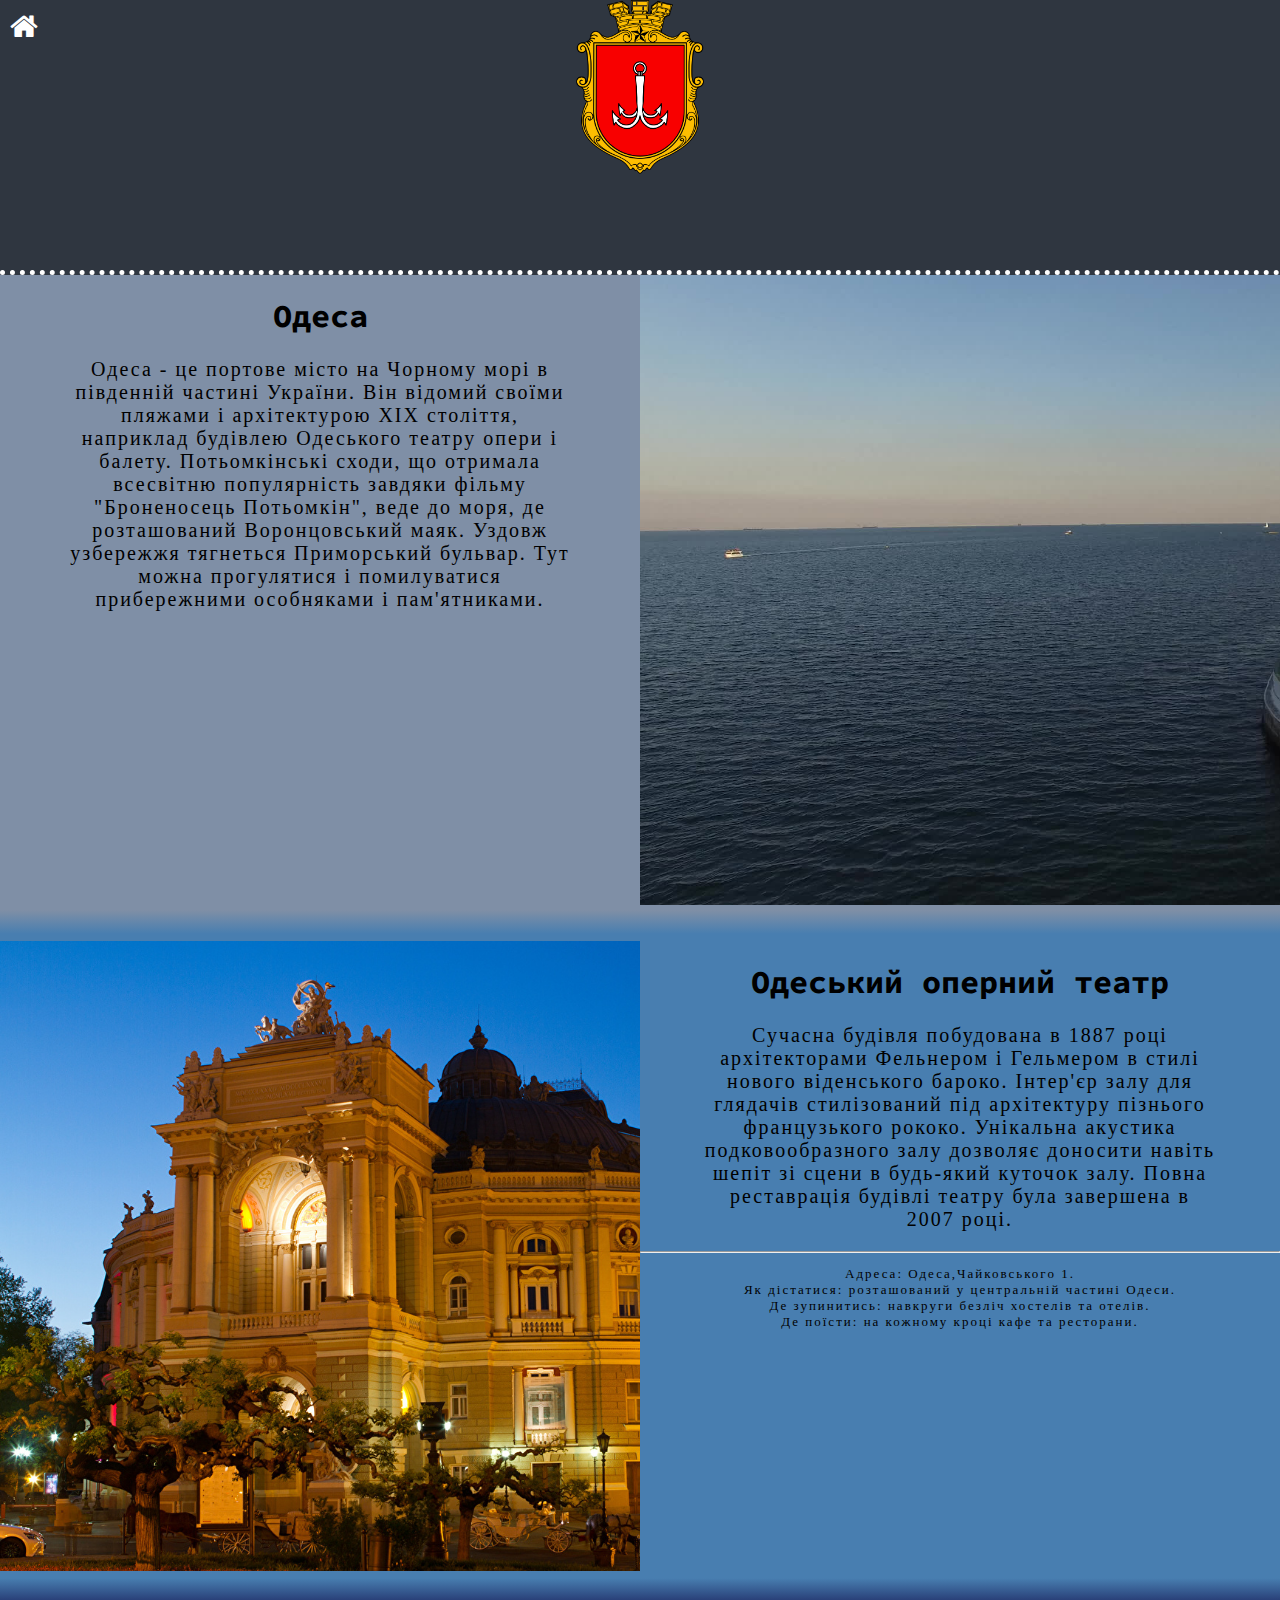
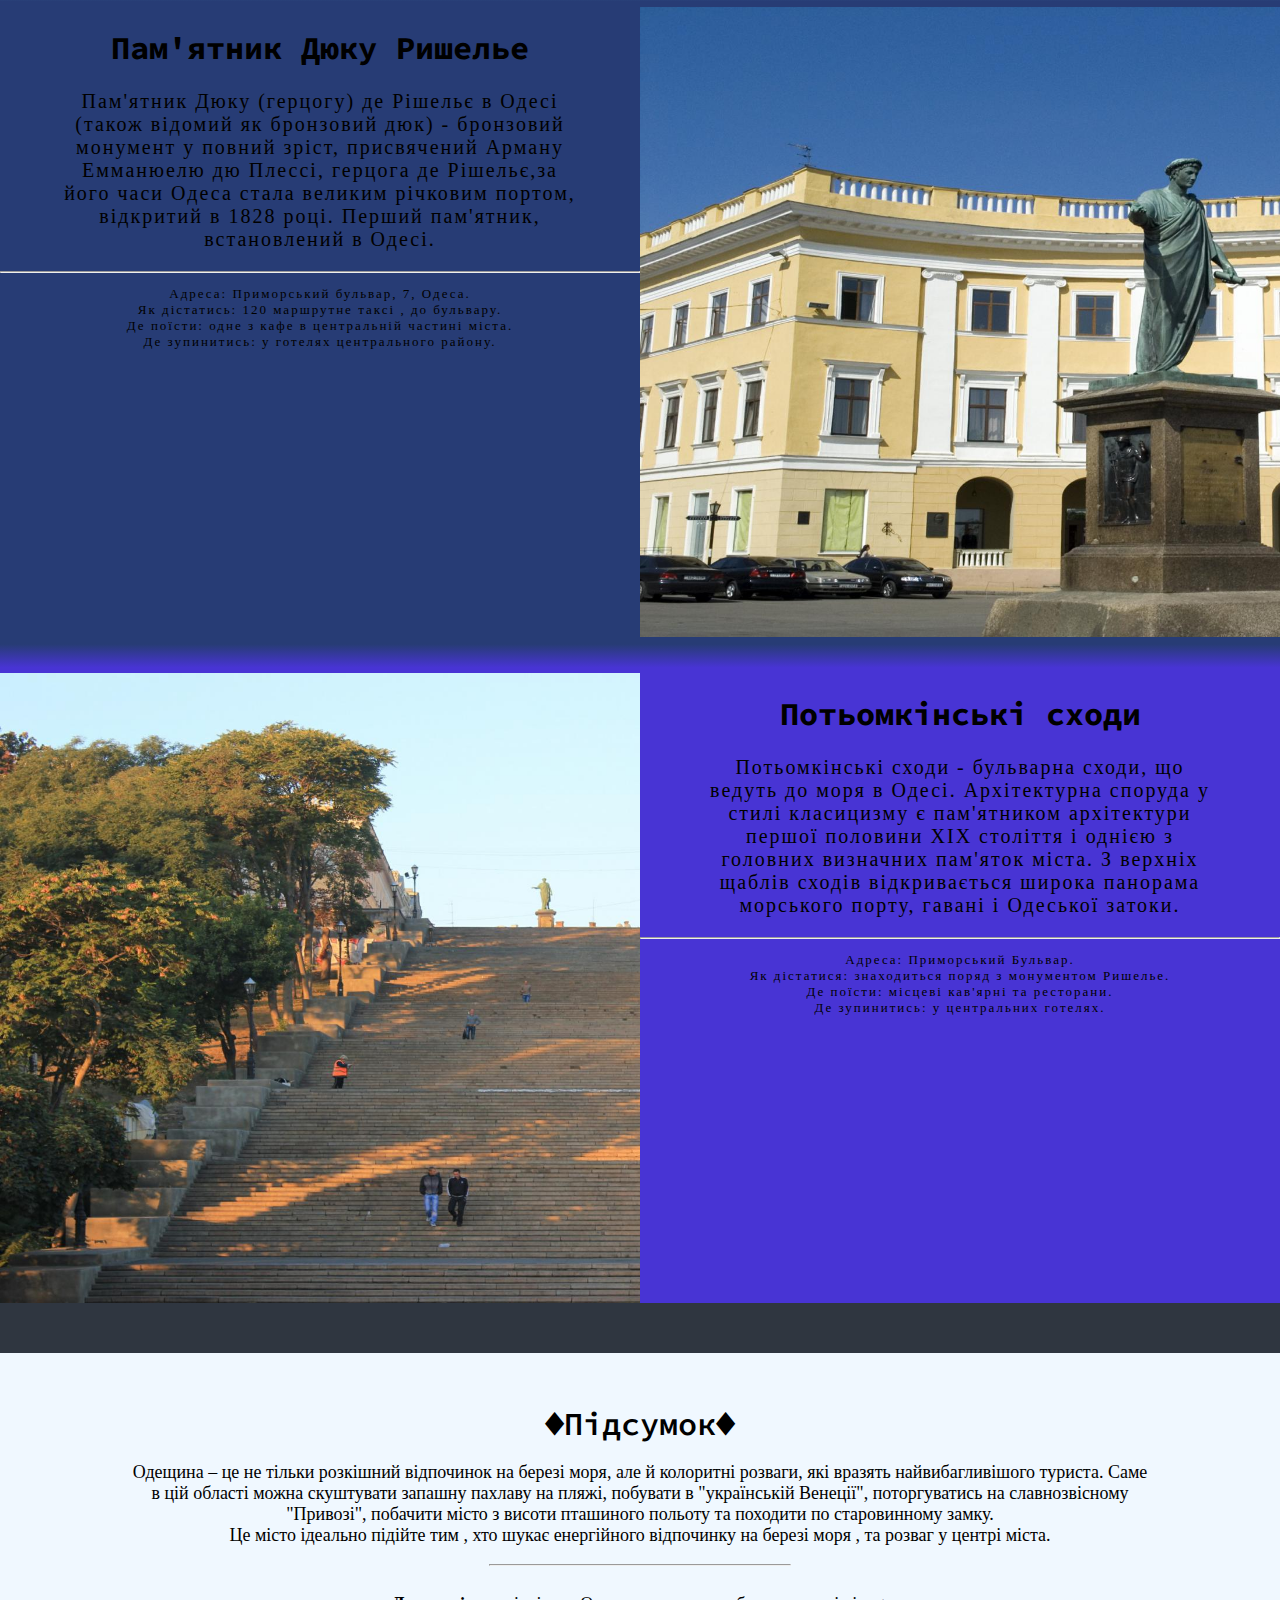
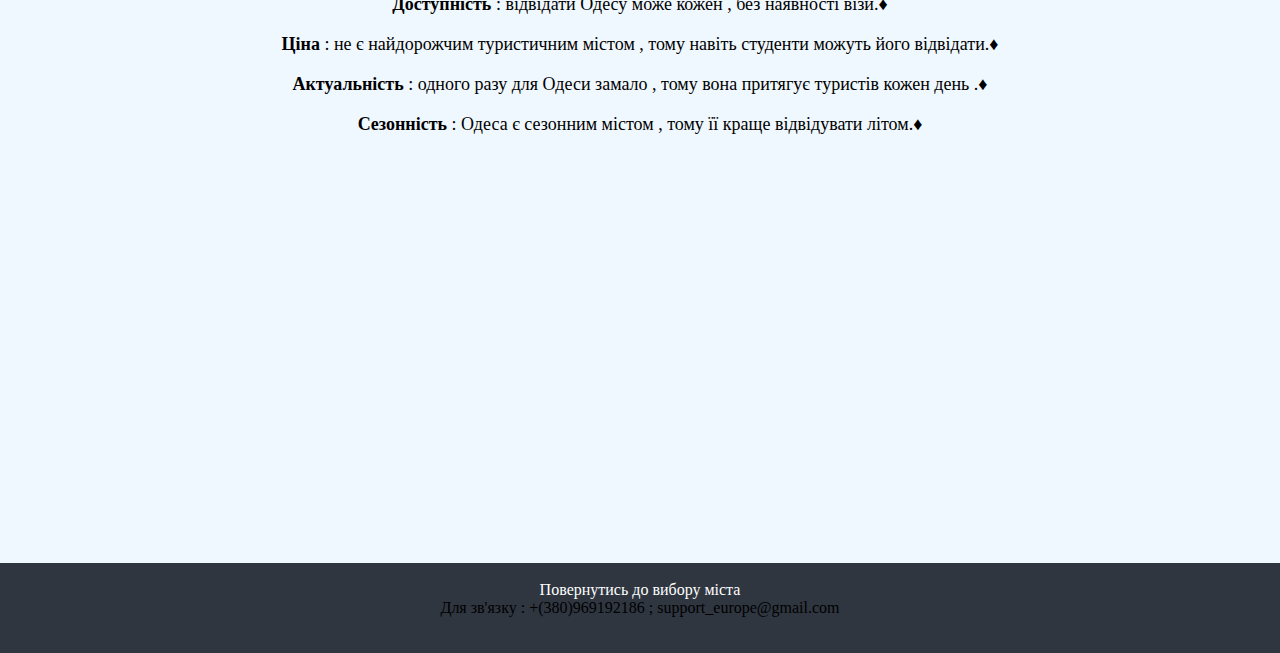
<file: html/first_proj/page/odessa.html>
<!DOCTYPE html>
<html lang="uk">

<head>
    <link href="https://fonts.googleapis.com/css?family=Source+Code+Pro|Vollkorn+SC&display=swap" rel="stylesheet">
    <link rel="shortcut icon" href="../images/icon2.ico" type="image/x-icon">
    <link rel="stylesheet" href="https://cdnjs.cloudflare.com/ajax/libs/font-awesome/4.7.0/css/font-awesome.min.css">
    <link rel="stylesheet" href="../css/lviv.css">
    <meta charset="UTF-8">
    <title>Львів</title>
</head>

<body>
    <form action="../index.html">
        <button class="btn"><i class="fa fa-home"></i></button>
    </form>
    <div class="gerb_contain">
        <div style="background: url(../images/odessa_gerb.png); width: 10%; height: 100%; background-size: contain; background-repeat: no-repeat; display: table; margin: 0 auto;" class="gerb"></div>
    </div>
    <div class="info_contain">
        <div class="info" style="background-color: #7f8fa6;">
            <h1>Одеса</h1>
            <p style="font-size: 20px; padding-left: 10%; padding-right: 10%; letter-spacing: 2px;">Одеса - це портове місто на Чорному морі в південній частині України. Він відомий своїми пляжами і архітектурою XIX століття, наприклад будівлею Одеського театру опери і балету. Потьомкінські сходи, що отримала всесвітню популярність завдяки фільму "Броненосець Потьомкін", веде до моря, де розташований Воронцовський маяк. Уздовж узбережжя тягнеться Приморський бульвар. Тут можна прогулятися і помилуватися прибережними особняками і пам'ятниками.</p>
        </div>
        <div class="pic_place" style="background: url(../images/odessa_mayak.jpg);background-size: cover;
    background-repeat: no-repeat;"></div>
    </div>
    <div class="clear"></div>
    <div class="border" style="background: linear-gradient(180deg, rgba(127,143,166,1) 15%, rgba(72,126,176,1) 80%);"></div>
    <div class="info_contain">
        <div class="pic_place" style="background: url(../images/odessa.jpg);background-size: cover;
    background-repeat: no-repeat;"></div>
        <div class="info" style="background-color: #487eb0;">
            <h1>Одеський оперний театр</h1>
            <p style="font-size: 20px; padding-left: 10%; padding-right: 10%; letter-spacing: 2px;">Сучасна будівля побудована в 1887 році архітекторами Фельнером і Гельмером в стилі нового віденського бароко. Інтер'єр залу для глядачів стилізований під архітектуру пізнього французького рококо. Унікальна акустика подковообразного залу дозволяє доносити навіть шепіт зі сцени в будь-який куточок залу. Повна реставрація будівлі театру була завершена в 2007 році.
               </p>
            <hr>
            <p class="location_info">Адреса: Одеса,Чайковського 1.
                <br>Як дістатися: розташований у центральній частині Одеси.
                <br> Де зупинитись: навкруги безліч хостелів та отелів.
                <br>Де поїсти: на кожному кроці кафе та ресторани.</p>
        </div>
    </div>
    <div class="clear"></div>
    <div class="border" style="background: linear-gradient(0deg, rgba(39,60,117,1) 15%, rgba(72,126,176,1) 80%);"></div>
    <div class="info_contain">
        <div class="info" style="background-color: #273c75;">
            <h1>Пам'ятник Дюку Ришелье</h1>
            <p style="font-size: 20px; padding-left: 10%; padding-right: 10%; letter-spacing: 2px;">Пам'ятник Дюку (герцогу) де Рішельє в Одесі (також відомий як бронзовий дюк) - бронзовий монумент у повний зріст, присвячений Арману Емманюелю дю Плессі, герцога де Рішельє,за його часи Одеса стала великим річковим портом, відкритий в 1828 році. Перший пам'ятник, встановлений в Одесі.</p>
            <hr>
            <p class="location_info">Адреса: Приморський бульвар, 7, Одеса.
                <br>Як дістатись: 120 маршрутне таксі , до бульвару.
                <br>Де поїсти: одне з кафе в центральній частині міста.
                <br>Де зупинитись: у готелях центрального району. </p>
        </div>
        <div class="pic_place" style="background: url(../images/odessa_duke.jpg);background-size: cover;background-repeat: no-repeat;"></div>
    </div>
    <div class="clear"></div>
    <div class="border" style="background: linear-gradient(0deg, rgba(72,52,212,1) 15%, rgba(39,60,117,1) 80%);"></div>
    <div class="info_contain">
        <div class="pic_place" style="background: url(../images/odessa_nemo.jpg);background-size: cover; background-repeat: no-repeat;"></div>
        <div class="info" style="background-color: #4834d4;">
            <h1>Потьомкінські сходи</h1>
            <p style="font-size: 20px; padding-left: 10%; padding-right: 10%; letter-spacing: 2px;">Потьомкінські сходи - бульварна сходи, що ведуть до моря в Одесі. Архітектурна споруда у стилі класицизму є пам'ятником архітектури першої половини XIX століття і однією з головних визначних пам'яток міста. З верхніх щаблів сходів відкривається широка панорама морського порту, гавані і Одеської затоки.</p>
            <hr>
            <p class="location_info">Адреса: Приморський Бульвар.
                <br>Як дістатися: знаходиться поряд з монументом Ришелье.
                <br> Де поїсти: місцеві кав'ярні та ресторани.
                <br>Де зупинитись: у центральних готелях.</p>
        </div>
    </div>
    <div class="clear"></div>
    <div class="border" style="height: 50px;"></div>
    <div class="overallinfo"><h1 style="margin: 0; padding-top: 4%; font-weight: 600;">&#9830Підсумок&#9830</h1><p style="padding-left: 10%; padding-right: 10%; font-size: 18px; font-weight: 300;">Одещина – це не тільки розкішний відпочинок на березі моря, але й колоритні розваги, які вразять найвибагливішого туриста. Саме в цій області можна скуштувати запашну пахлаву на пляжі, побувати в "українській Венеції", поторгуватись на славнозвісному "Привозі", побачити місто з висоти пташиного польоту та походити по старовинному замку.<br> Це місто ідеально підійте тим , хто шукає енергійного відпочинку на березі моря , та розваг у центрі міста.
        </p><hr width="300px;"><p style="padding-left: 20%; padding-right: 20%; font-size: 18px; font-weight: 300; line-height: 40px;"><span style="font-weight: 600">Доступність</span> : відвідати Одесу може кожен , без наявності візи.&#9830
        <br><span style="font-weight: 600">Ціна</span> : не є найдорожчим туристичним містом , тому навіть студенти можуть його відвідати.&#9830
        <br><span style="font-weight: 600">Актуальність</span> : одного разу для Одеси замало , тому вона притягує туристів кожен день .&#9830
        <br><span style="font-weight: 600">Сезонність</span> : Одеса є сезонним містом , тому її краще відвідувати літом.&#9830</p></div>
    <footer><br><a style="text-decoration: none; color: white;" href="cities.html">Повернутись до вибору міста</a><br>Для зв'язку : +(380)969192186 ; support_europe@gmail.com</footer>
</body>

</html>
</file>
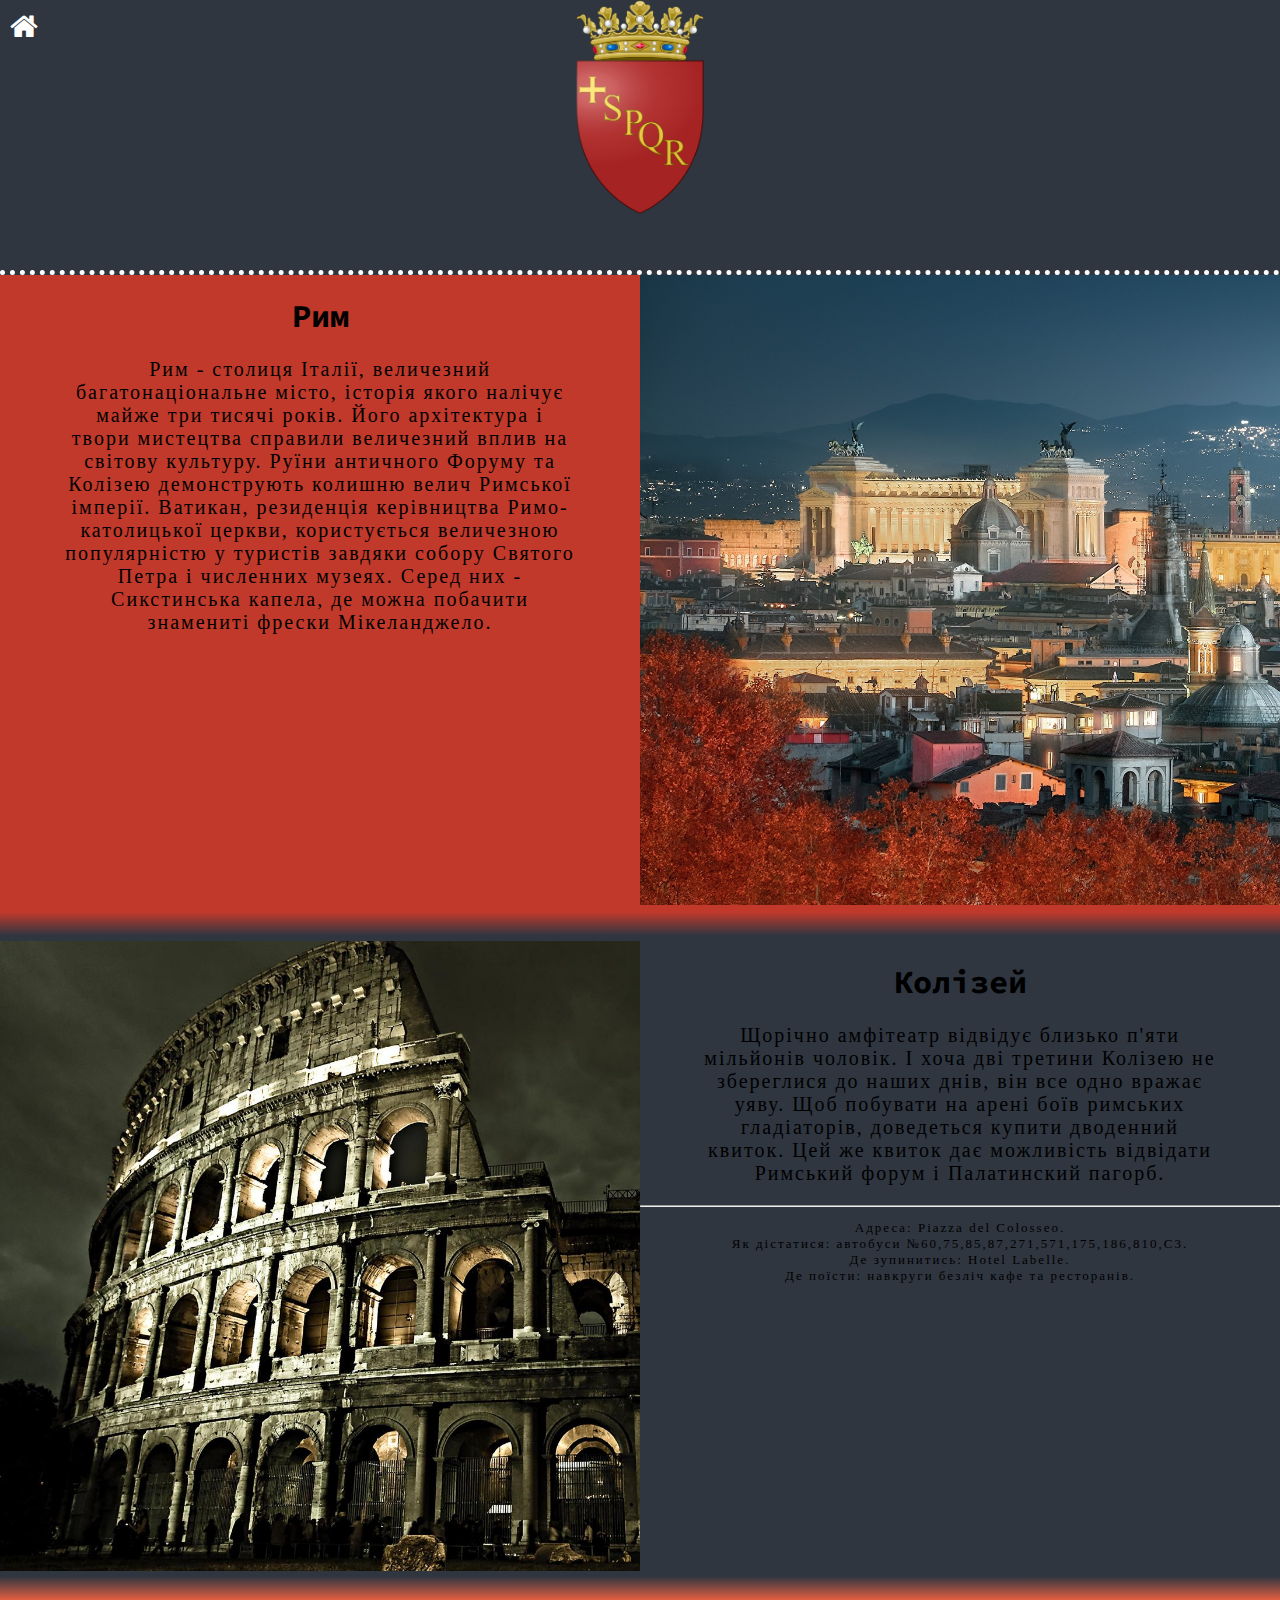
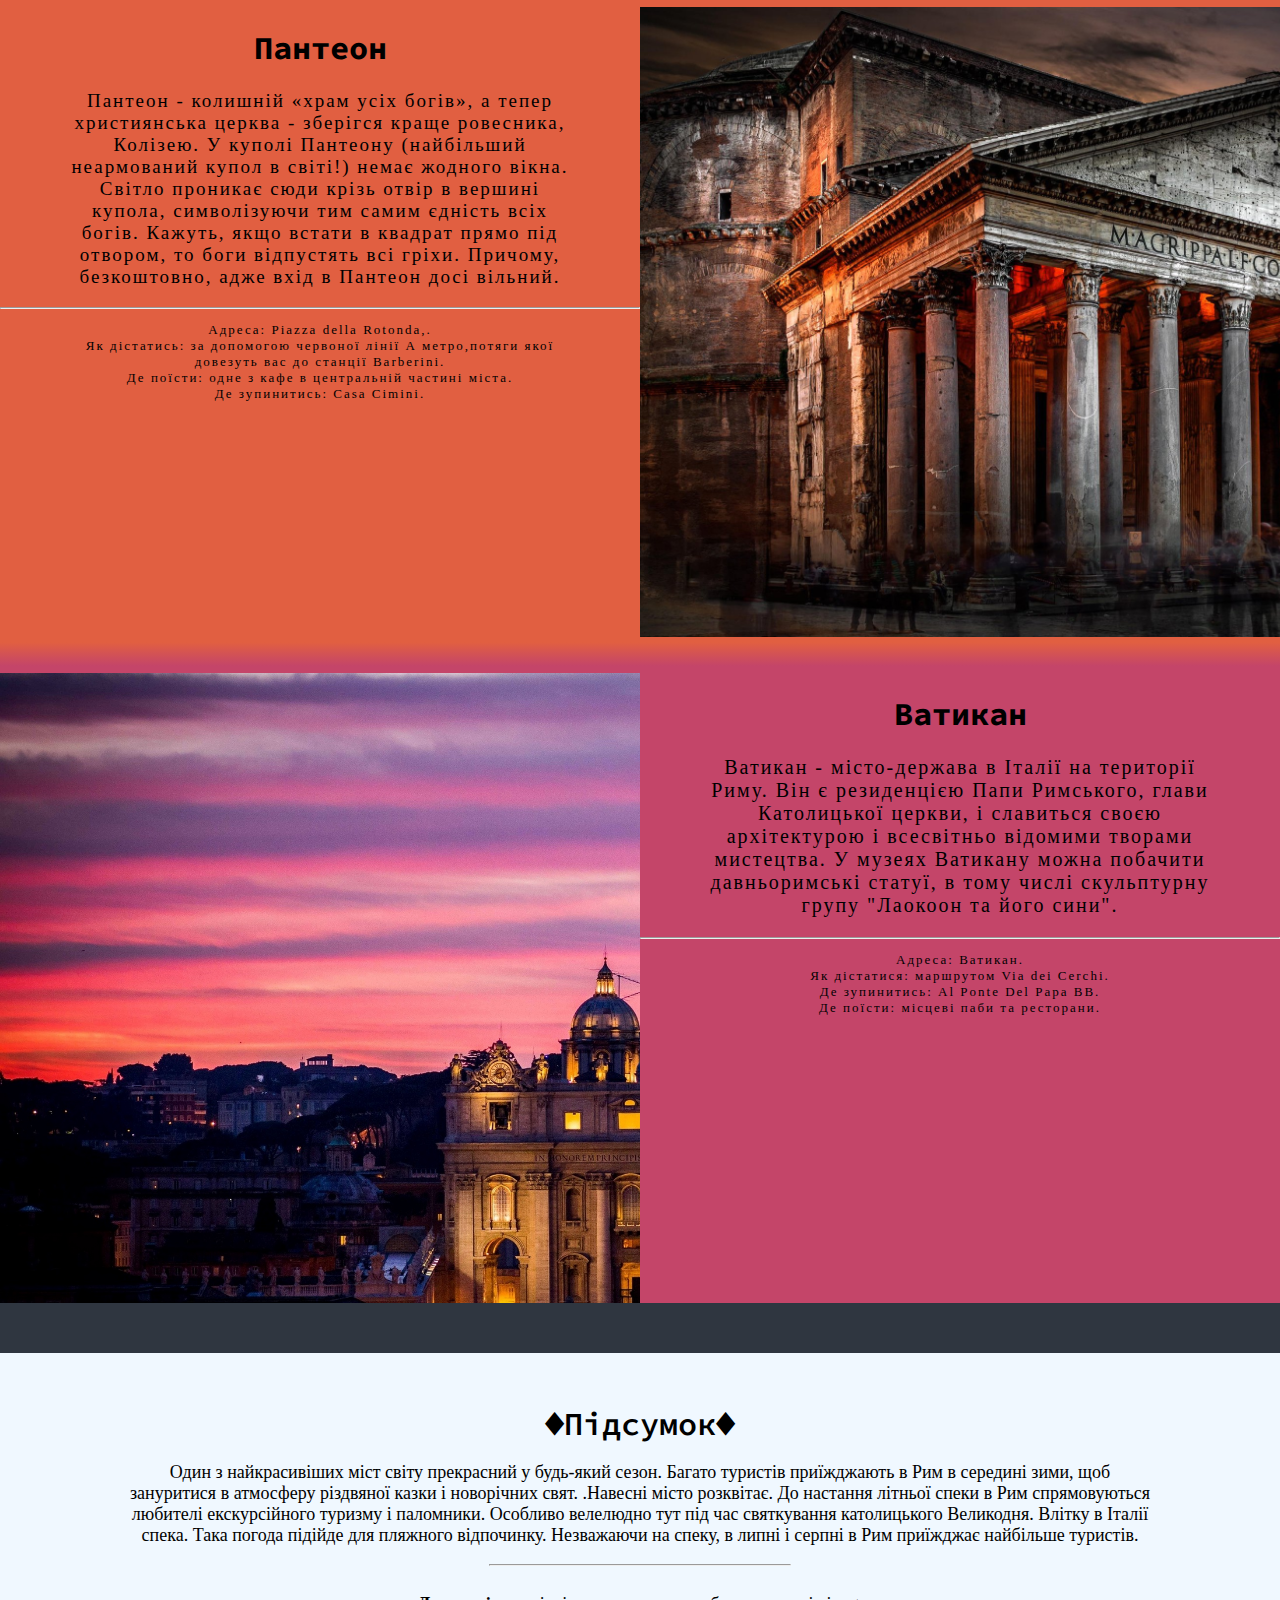
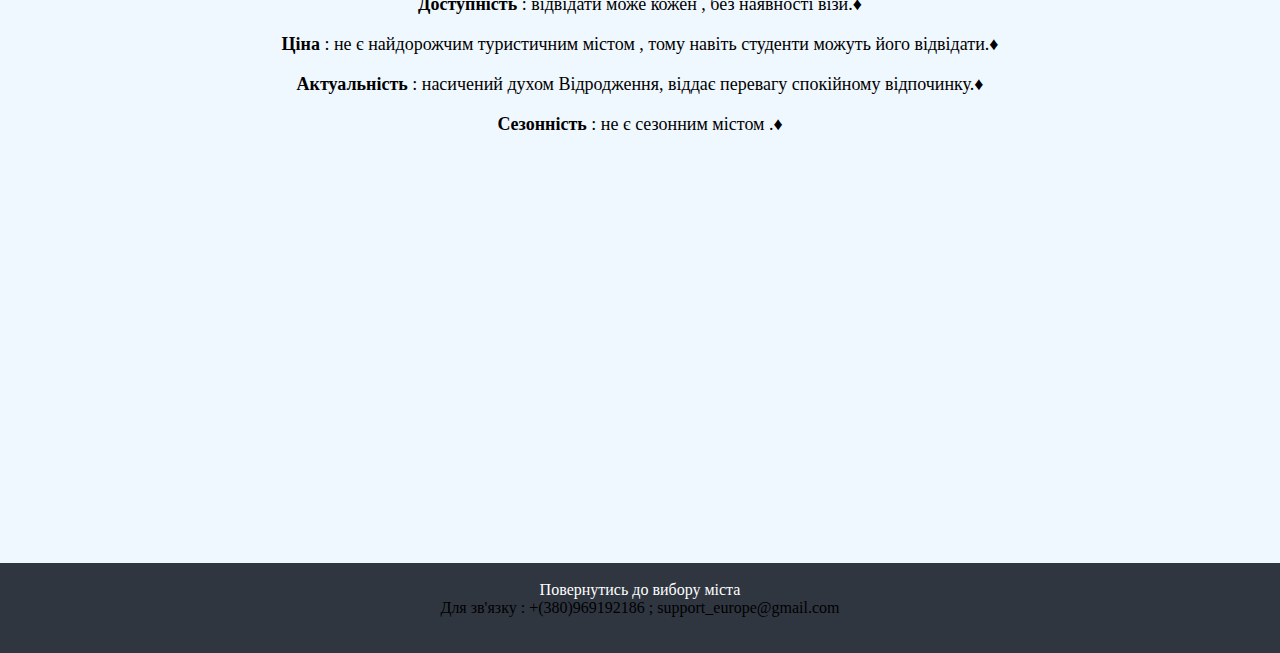
<file: html/first_proj/page/rome.html>
<!DOCTYPE html>
<html lang="uk">

<head>
    <link href="https://fonts.googleapis.com/css?family=Source+Code+Pro|Vollkorn+SC&display=swap" rel="stylesheet">
    <link rel="shortcut icon" href="../images/icon2.ico" type="image/x-icon">
    <link rel="stylesheet" href="https://cdnjs.cloudflare.com/ajax/libs/font-awesome/4.7.0/css/font-awesome.min.css">
    <link rel="stylesheet" href="../css/lviv.css">
    <meta charset="UTF-8">
    <title>Львів</title>
</head>

<body>
    <form action="../index.html">
        <button class="btn"><i class="fa fa-home"></i></button>
    </form>
    <div class="gerb_contain">
        <div style="background: url(../images/rome_gerb.png); width: 10%; height: 100%; background-size: contain; background-repeat: no-repeat; display: table; margin: 0 auto;" class="gerb"></div>
    </div>
    <div class="info_contain">
        <div class="info" style="background-color: #c0392b;">
            <h1>Рим</h1>
            <p style="font-size: 20px; padding-left: 10%; padding-right: 10%; letter-spacing: 2px;">Рим - столиця Італії, величезний багатонаціональне місто, історія якого налічує майже три тисячі років. Його архітектура і твори мистецтва справили величезний вплив на світову культуру. Руїни античного Форуму та Колізею демонструють колишню велич Римської імперії. Ватикан, резиденція керівництва Римо-католицької церкви, користується величезною популярністю у туристів завдяки собору Святого Петра і численних музеях. Серед них - Сикстинська капела, де можна побачити знамениті фрески Мікеланджело.</p>
        </div>
        <div class="pic_place" style="background: url(../images/rome.jpg);background-size: cover;
    background-repeat: no-repeat;"></div>
    </div>
    <div class="clear"></div>
    <div class="border" style="background: linear-gradient(0deg, rgba(47,54,64,1) 15%, rgba(192,57,43,1) 80%);"></div>
    <div class="info_contain">
        <div class="pic_place" style="background: url(../images/rome_colloseum.jpg);background-size: cover;
    background-repeat: no-repeat;"></div>
        <div class="info" style="background-color: #2f3640;">
            <h1>Колізей</h1>
            <p style="font-size: 20px; padding-left: 10%; padding-right: 10%; letter-spacing: 2px;">Щорічно амфітеатр відвідує близько п'яти мільйонів чоловік. І хоча дві третини Колізею не збереглися до наших днів, він все одно вражає уяву. Щоб побувати на арені боїв римських гладіаторів, доведеться купити дводенний квиток. Цей же квиток дає можливість відвідати Римський форум і Палатинский пагорб.
            <hr>
            <p class="location_info">Адреса: Piazza del Colosseo.
                <br>Як дістатися: автобуси №60,75,85,87,271,571,175,186,810,С3.
                <br> Де зупинитись: Hotel Labelle.
                <br>Де поїсти: навкруги безліч кафе та ресторанів.</p>
        </div>
    </div>
    <div class="clear"></div>
    <div class="border" style="background: linear-gradient(180deg, rgba(47,54,64,1) 15%, rgba(225,95,65,1) 80%);"></div>
    <div class="info_contain">
        <div class="info" style="background-color: #e15f41;">
            <h1>Пантеон</h1>
            <p style="font-size: 19px; padding-left: 10%; padding-right: 10%; letter-spacing: 2px;">
Пантеон - колишній «храм усіх богів», а тепер християнська церква - зберігся краще ровесника, Колізею. У куполі Пантеону (найбільший неармований купол в світі!) немає жодного вікна. Світло проникає сюди крізь отвір в вершині купола, символізуючи тим самим єдність всіх богів. Кажуть, якщо встати в квадрат прямо під отвором, то боги відпустять всі гріхи. Причому, безкоштовно, адже вхід в Пантеон досі вільний.</p>
            <hr>
            <p class="location_info">Адреса:  Piazza della Rotonda,.
                <br>Як дістатись: за допомогою червоної лінії А метро,потяги якої довезуть вас до станції Barberini.
                <br>Де поїсти: одне з кафе в центральній частині міста.
                <br>Де зупинитись: Casa Cimini. </p>
        </div>
        <div class="pic_place" style="background: url(../images/rome_panteon.jpg);background-size: cover;background-repeat: no-repeat;"></div>
    </div>
    <div class="clear"></div>
    <div class="border" style="background:linear-gradient(180deg, rgba(225,95,65,1) 15%, rgba(196,69,105,1) 80%);"></div>
    <div class="info_contain">
        <div class="pic_place" style="background: url(../images/rome_vatikan.jpg);background-size: cover;
    background-repeat: no-repeat;"></div>
        <div class="info" style="background-color: #c44569;">
            <h1>Ватикан</h1>
            <p style="font-size: 20px; padding-left: 10%; padding-right: 10%; letter-spacing: 2px;">Ватикан - місто-держава в Італії на території Риму. Він є резиденцією Папи Римського, глави Католицької церкви, і славиться своєю архітектурою і всесвітньо відомими творами мистецтва. У музеях Ватикану можна побачити давньоримські статуї, в тому числі скульптурну групу "Лаокоон та його сини".</p>
            <hr>
            <p class="location_info">Адреса: Ватикан.
                <br>Як дістатися: маршрутом Via dei Cerchi.
                <br> Де зупинитись: Al Ponte Del Papa BB.
                <br>Де поїсти: місцеві паби та ресторани.</p>
        </div>
    </div>
    <div class="clear"></div>
    <div class="border" style="height: 50px;"></div>
    <div class="overallinfo"><h1 style="margin: 0; padding-top: 4%; font-weight: 600;">&#9830Підсумок&#9830</h1><p style="padding-left: 10%; padding-right: 10%; font-size: 18px; font-weight: 300;">Один з найкрасивіших міст світу прекрасний у будь-який сезон. Багато туристів приїжджають в Рим в середині зими, щоб зануритися в атмосферу різдвяної казки і новорічних свят. .Навесні місто розквітає. До настання літньої спеки в Рим спрямовуються любителі екскурсійного туризму і паломники. Особливо велелюдно тут під час святкування католицького Великодня. Влітку в Італії спека. Така погода підійде для пляжного відпочинку. Незважаючи на спеку, в липні і серпні в Рим приїжджає найбільше туристів.
        </p><hr width="300px;"><p style="padding-left: 20%; padding-right: 20%; font-size: 18px; font-weight: 300;line-height: 40px;"><span style="font-weight: 600">Доступність</span> : відвідати може кожен , без наявності візи.&#9830
        <br><span style="font-weight: 600">Ціна</span> : не є найдорожчим туристичним містом , тому навіть студенти можуть його відвідати.&#9830
        <br><span style="font-weight: 600">Актуальність</span> : насичений духом Відродження, віддає перевагу спокійному відпочинку.&#9830
        <br><span style="font-weight: 600">Сезонність</span> : не є сезонним містом .&#9830</p></div>
    <footer><br><a style="text-decoration: none; color: white;" href="cities.html">Повернутись до вибору міста</a><br>Для зв'язку : +(380)969192186 ; support_europe@gmail.com</footer>
</body>

</html>
</file>
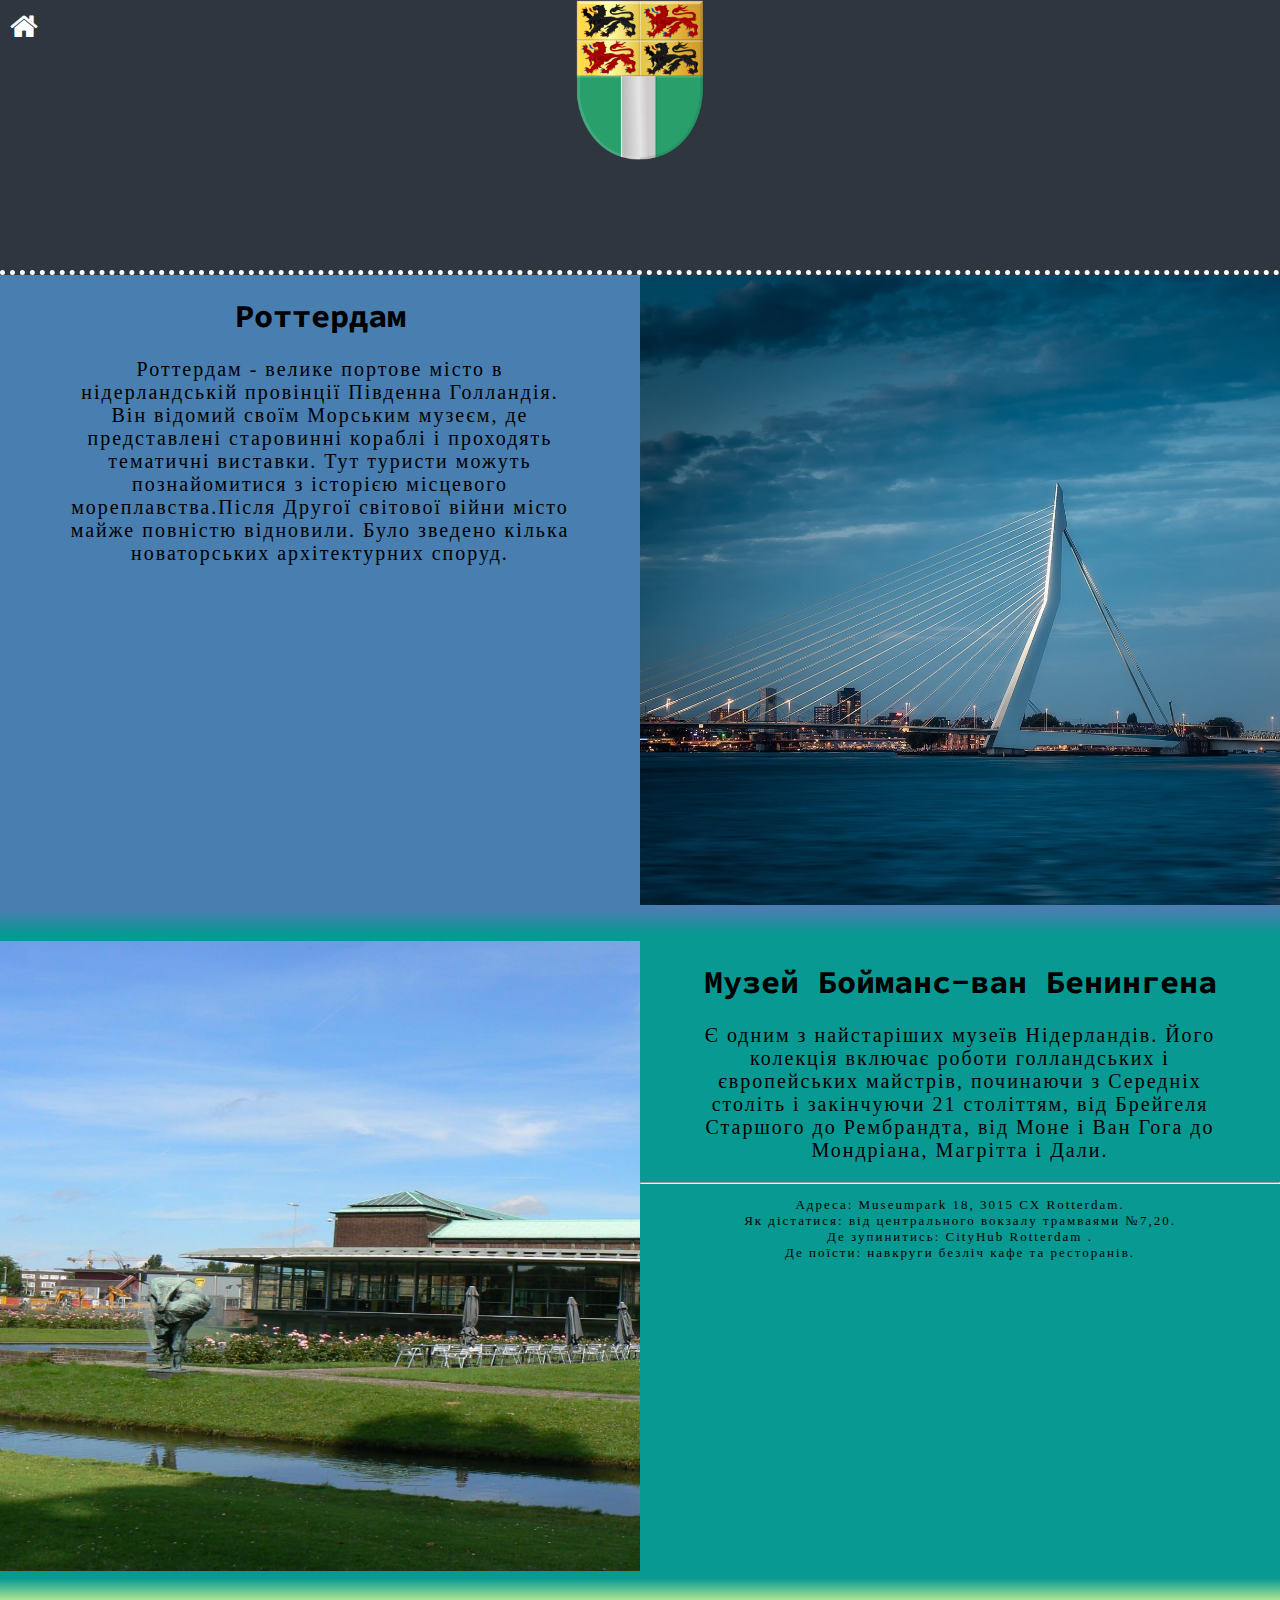
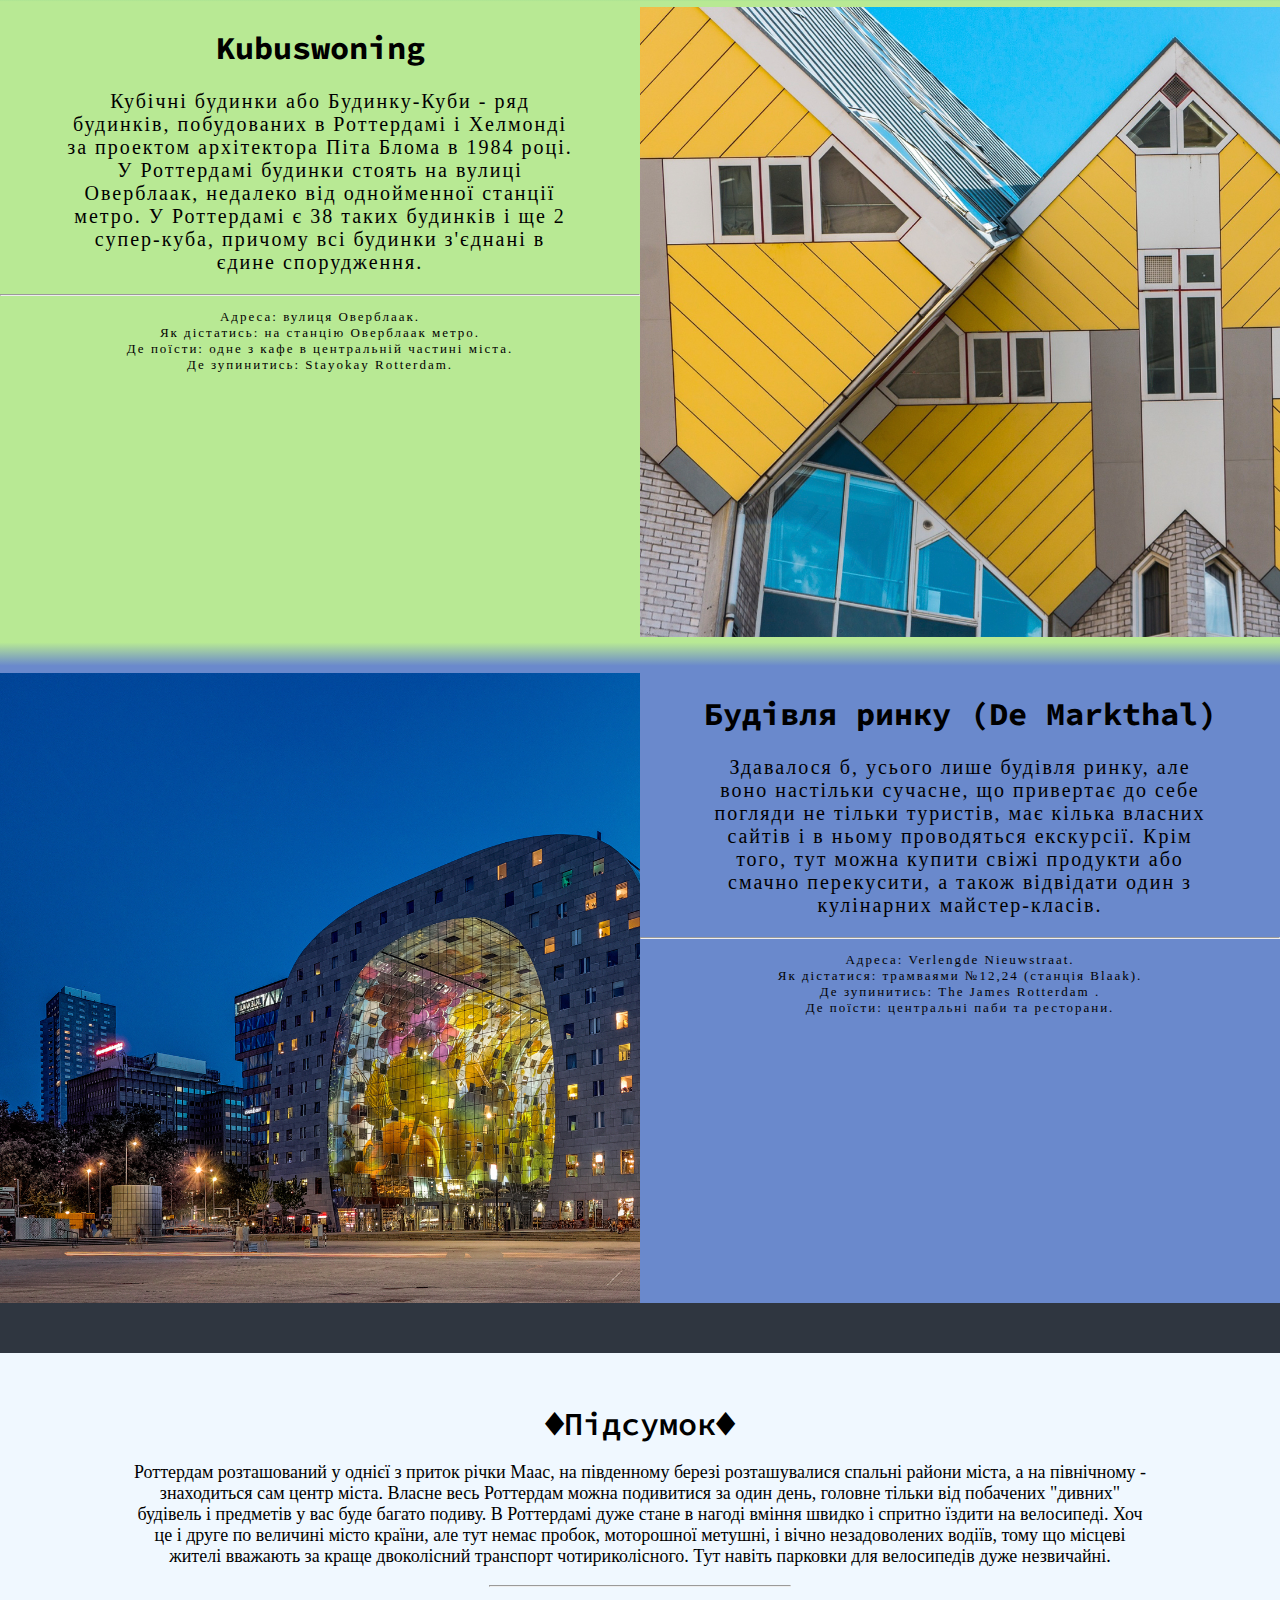
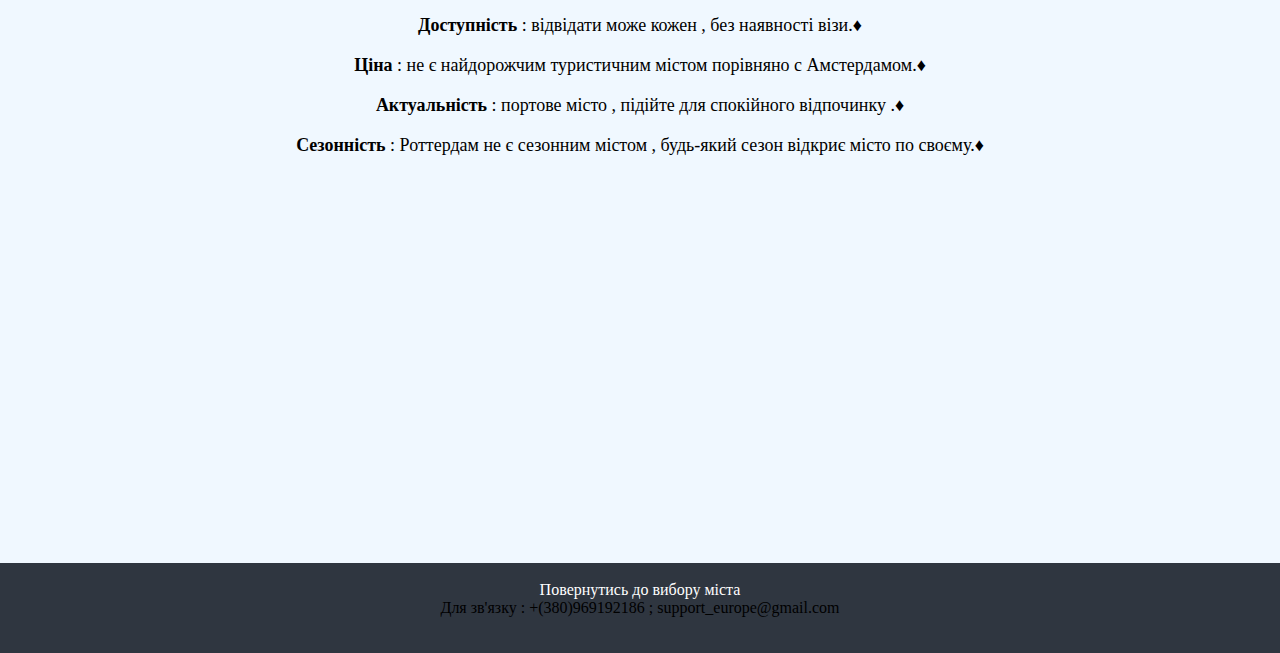
<file: html/first_proj/page/rotterdam.html>
<!DOCTYPE html>
<html lang="uk">

<head>
    <link href="https://fonts.googleapis.com/css?family=Source+Code+Pro|Vollkorn+SC&display=swap" rel="stylesheet">
    <link rel="shortcut icon" href="../images/icon2.ico" type="image/x-icon">
    <link rel="stylesheet" href="https://cdnjs.cloudflare.com/ajax/libs/font-awesome/4.7.0/css/font-awesome.min.css">
    <link rel="stylesheet" href="../css/lviv.css">
    <meta charset="UTF-8">
    <title>Львів</title>
</head>

<body>
    <form action="../index.html">
        <button class="btn"><i class="fa fa-home"></i></button>
    </form>
    <div class="gerb_contain">
        <div style="background: url(../images/rotterdam_gerb.png); width: 10%; height: 100%; background-size: contain; background-repeat: no-repeat; display: table; margin: 0 auto;" class="gerb"></div>
    </div>
    <div class="info_contain">
        <div class="info" style="background-color: #487eb0;">
            <h1>Роттердам</h1>
            <p style="font-size: 20px; padding-left: 10%; padding-right: 10%; letter-spacing: 2px;">Роттердам - велике портове місто в нідерландській провінції Південна Голландія. Він відомий своїм Морським музеєм, де представлені старовинні кораблі і проходять тематичні виставки. Тут туристи можуть познайомитися з історією місцевого мореплавства.Після Другої світової війни місто майже повністю відновили. Було зведено кілька новаторських архітектурних споруд.
</p>
        </div>
        <div class="pic_place" style="background: url(../images/rotterdam.jpg);background-size: cover;
    background-repeat: no-repeat;"></div>
    </div>
    <div class="clear"></div>
    <div class="border" style="background: linear-gradient(180deg, rgba(72,126,176,1) 15%, rgba(7,153,146,1) 80%);"></div>
    <div class="info_contain">
        <div class="pic_place" style="background: url(../images/rotterdam_museum.jpg);background-size: cover;
    background-repeat: no-repeat;"></div>
        <div class="info" style="background-color: #079992;">
            <h1>Музей Бойманс-ван Бенингена</h1>
            <p style="font-size: 20px; padding-left: 10%; padding-right: 10%; letter-spacing: 2px;"> Є одним з найстаріших музеїв Нідерландів. Його колекція включає роботи голландських і європейських майстрів, починаючи з Середніх століть і закінчуючи 21 століттям, від Брейгеля Старшого до Рембрандта, від Моне і Ван Гога до Мондріана, Магрітта і Дали.
                </p>
            <hr>
            <p class="location_info">Адреса: Museumpark 18, 3015 CX Rotterdam.
                <br>Як дістатися: від центрального вокзалу трамваями №7,20.
                <br> Де зупинитись: CityHub Rotterdam .
                <br>Де поїсти: навкруги безліч кафе та ресторанів.</p>
        </div>
    </div>
    <div class="clear"></div>
    <div class="border" style="background: linear-gradient(0deg, rgba(184,233,148,1) 15%, rgba(7,153,146,1) 80%);"></div>
    <div class="info_contain">
        <div class="info" style="background-color: #b8e994;">
            <h1>Kubuswoning</h1>
            <p style="font-size: 20px; padding-left: 10%; padding-right: 10%; letter-spacing: 2px;">
Кубічні будинки або Будинку-Куби - ряд будинків, побудованих в Роттердамі і Хелмонді за проектом архітектора Піта Блома в 1984 році. У Роттердамі будинки стоять на вулиці Оверблаак, недалеко від однойменної станції метро. У Роттердамі є 38 таких будинків і ще 2 супер-куба, причому всі будинки з'єднані в єдине спорудження.</p>
            <hr>
            <p class="location_info">Адреса: вулиця Оверблаак.
                <br>Як дістатись: на станцію Оверблаак метро.
                <br>Де поїсти: одне з кафе в центральній частині міста.
                <br>Де зупинитись: Stayokay Rotterdam. </p>
        </div>
        <div class="pic_place" style="background: url(../images/rotterdam_kubuswoning.jpg);background-size: cover;background-repeat: no-repeat;"></div>
    </div>
    <div class="clear"></div>
    <div class="border" style="background: linear-gradient(180deg, rgba(184,233,148,1) 15%, rgba(106,137,204,1) 80%);"></div>
    <div class="info_contain">
        <div class="pic_place" style="background: url(../images/rotterdam_markthal.jpg);background-size: cover;
    background-repeat: no-repeat;"></div>
        <div class="info" style="background-color: #6a89cc;">
            <h1>Будівля ринку (De Markthal)</h1>
            <p style="font-size: 20px; padding-left: 10%; padding-right: 10%; letter-spacing: 2px;">Здавалося б, усього лише будівля ринку, але воно настільки сучасне, що привертає до себе погляди не тільки туристів, має кілька власних сайтів і в ньому проводяться екскурсії. Крім того, тут можна купити свіжі продукти або смачно перекусити, а також відвідати один з кулінарних майстер-класів.</p>
            <hr>
            <p class="location_info">Адреса: Verlengde Nieuwstraat.
                <br>Як дістатися: трамваями №12,24 (станція Blaak).
                <br> Де зупинитись: The James Rotterdam .
                <br>Де поїсти: центральні паби та ресторани.</p>
        </div>
    </div>
    <div class="clear"></div>
    <div class="border" style="height: 50px;"></div>
    <div class="overallinfo"><h1 style="margin: 0; padding-top: 4%; font-weight: 600;">&#9830Підсумок&#9830</h1><p style="padding-left: 10%; padding-right: 10%; font-size: 18px; font-weight: 300;">Роттердам розташований у однієї з приток річки Маас, на південному березі розташувалися спальні райони міста, а на північному - знаходиться сам центр міста. Власне весь Роттердам можна подивитися за один день, головне тільки від побачених "дивних" будівель і предметів у вас буде багато подиву. В Роттердамі дуже стане в нагоді вміння швидко і спритно їздити на велосипеді. Хоч це і друге по величині місто країни, але тут немає пробок, моторошної метушні, і вічно незадоволених водіїв, тому що місцеві жителі вважають за краще двоколісний транспорт чотириколісного. Тут навіть парковки для велосипедів дуже незвичайні.
        </p><hr width="300px;"><p style="padding-left: 20%; padding-right: 20%; font-size: 18px; font-weight: 300;line-height: 40px;"><span style="font-weight: 600">Доступність</span> : відвідати може кожен , без наявності візи.&#9830
        <br><span style="font-weight: 600">Ціна</span> : не є найдорожчим туристичним містом порівняно с Амстердамом.&#9830
        <br><span style="font-weight: 600">Актуальність</span> :  портове місто , підійте для спокійного відпочинку .&#9830
        <br><span style="font-weight: 600">Сезонність</span> : Роттердам не є сезонним містом , будь-який сезон відкриє місто по своєму.&#9830</p></div>
    <footer><br><a style="text-decoration: none; color: white;" href="cities.html">Повернутись до вибору міста</a><br>Для зв'язку : +(380)969192186 ; support_europe@gmail.com</footer>
</body>

</html>
</file>
<file: html/first_proj/css/style.css>
html,
body {
    width: 100%;
    height: 100%;
    margin: 0;
    padding: 0;
    max-height: 100%;
    max-width: 100%;
    -ms-overflow-style: none;
    scrollbar-width: none;
}

.header {
    display: block;
    width: 100%;
    height: 40px;
    background-color: rgba(75, 75, 75, 0.7);
    position: fixed;
    font-family: 'Century Gothic';
    text-align: center;
    line-height: 40px;
    word-spacing: 10em;
}

.transition:hover {
    color: black;
}

a {
    text-decoration: none;
    color: rgb(182, 182, 182);
}

.intro {
    width: 100%;
    height: 95%;
    background: url(../images/2.jpg);
    background-size: cover;
    background-repeat: no-repeat;
    position: inherit;
    text-align: center;
}

.intro_text {
    color: white;
    font-size: 70px;
    text-shadow: black 2px 2px 5px;
    position: absolute;
    top: 50%;
    transform: translateY(-50%);
    left: 25%;
    right: 25%;
    font-family: 'Century Gothic';
}

.ankor {
    width: 100%;
    height: 5%;
    background-color: rgba(72, 126, 176, 0.3);
    text-align: center;
    font-size: 20px;
}

.ankor:hover {
    background-color: rgba(255, 120, 120, 1.0);
    transition: .5s;
}

.content {
    width: 100%;
    height: 95%;
    text-align: justify;
    overflow: auto;
}

h1 {
    padding-top: 7%;
    font-family: 'Century Gothic';
    font-size: 40px;
    letter-spacing: 10px;
}

p {
    padding-left: 20%;
    padding-right: 20%;
    font-size: 20px;
}

header {
    width: 100%;
    height: 6%;
    background-color: rgb(75, 75, 75);
    text-align: center;
    font-family: 'Century Gothic';
    position: absolute;
}
</file>
<file: html/first_proj/css/lviv.css>
html , body {
    width: 100%;
    height: 100%;
    margin: 0;
    padding: 0;
    background-color: #2f3640;
    -ms-overflow-style: none;
    scrollbar-width: none;
}
h1{
    font-family: 'Vollkorn SC', serif;
    font-family: 'Source Code Pro', monospace;
}
.btn {
    background-color: transparent;
    border: none;
    color: black;
    padding: 10px 10px;
    font-size: 30px;
    cursor: pointer;
    position: fixed;
}
.btn:hover {
    color: white;
    transition: 0.6s;
    background-color: #2f3640;
}
.gerb_contain {
    width: 100%;
    height: 30%;
    border-bottom: 5px dotted white;
}
.info_contain{
    width: 100%;
    height: 70%;
}
.info {
    width: 50%;
    height: 100%;
    float: left;
    text-align: center;
    overflow: auto;
    font-family: 'Century Gothic';
}
.location_info{
    font-size: 13px;
    padding-left: 10%;
    padding-right: 10%;
    letter-spacing: 2px;
}
.pic_place{
    width: 50%;
    height: 100%;
    float: left;
}
.clear {
    clear: both;
}
.border{
    width: 100%;
    height: 4%;
}
.overallinfo{
    width: 100%;
    height: 90%;
    background-color: aliceblue;
    text-align: center;
    font-family: 'Century Gothic';
    overflow: auto;

}
footer{
    width: 100%;
    height: 10%;
    text-align: center;
    font-family: 'Century Gothic';
    position: absolute;
}
</file>
<file: html/first_proj/css/cities.css>
html , body {
    width: 100%;
    height: 100%;
    margin: 0;
    padding: 0;
    background: url(../images/city_back.jpg);
    background-size: cover;
    background-color: darkgray;
    background-repeat: no-repeat;
    font-family:'Century Gothic';
}
a {
    text-decoration: none;
    color: rgb(182,182,182);
}
.header {
    width: 100%;
    height: 40px;
    background-color: rgba(75, 75, 75, 0.7);
    position: static;
    font-family:'Century Gothic';
    text-align: center;
    line-height: 40px;
    display: inline-block;
    word-spacing: 10em;
}
.transition:hover{
    color: darkturquoise;
}
.outter_pick{
    margin-left: 5%;
    width: 90%;
    height: 93%;
    border-right-color: #bdc3c7;
    border-right-style: dashed;
    border-right-width: 5px;
    border-left-color: #bdc3c7;
    border-left-style: dashed;
    border-left-width: 5px;
    text-align: center;
    position: absolute;
    line-height: 102px;
    word-spacing: 40px;


}
.inner_pick{
    text-align: center;
    margin-right: 3%;
}
li {
    list-style-type: none;
    display: inline-block;
}
.button {
    display: block;
    border:1px solid #ffffff;
    cursor: pointer;
    text-decoration: none;
    color: white;
    font-size: 30px;
    background-color:rgba(75, 75, 75,0.6);
    width: 200px;
    height: 100px;
    margin-top: 20%;
}
.button:hover{
    background: radial-gradient(circle, rgba(238,174,202,0.7) 0%, rgba(85,157,241,0.7) 100%);
    color: black;
    transition: .9s;
    text-shadow: white 0 0 3px;
    border-radius: 10px;
}
</file>
<file: html/first_proj/css/feedback.css>
body , html {
    padding: 0;
    margin: 0;
    width: 100%;
    height: 100%;
    font-family: 'Open Sans', sans-serif;
}
.header {
    width: 100%;
    height: 40px;
    background-color: rgb(11,49,71);
    position: static;
    font-family:'Century Gothic';
    text-align: center;
    word-spacing: 10em;
    line-height: 40px;
}
.transition:hover{
    color: darkcyan;
}
.feedback{
    widows: 100%;
    height: 78%;
    text-align: center;
    line-height: 50px;
    overflow: hidden;
}
textarea {
    resize: none;
}
a {
    text-decoration: none;
    color: rgb(182,182,182);
}

footer{
    height: 15%;
    max-height: 15%;
    width: 100%;
    background: url(../images/footer_feedback.jpg);
    background-size: contain;
    background-repeat: repeat-x;
    position: absolute;
    bottom: 0;
}
</file>
